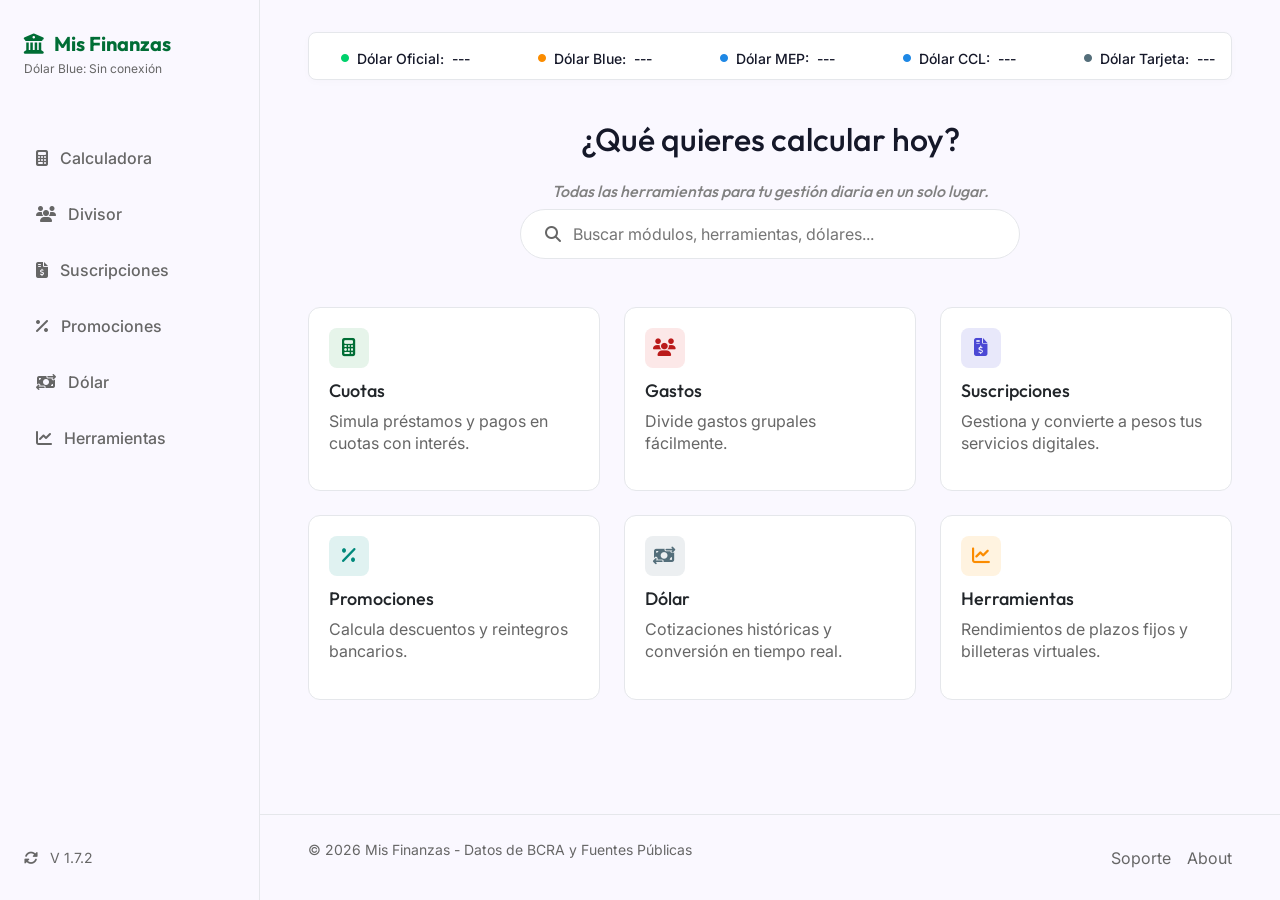
<file: index.html>
<!DOCTYPE html>
<html lang="es">

<head>
    <meta charset="UTF-8">
    <meta name="viewport" content="width=device-width, initial-scale=1.0">
    <title>Mis Finanzas - Dashboard</title>

    <link rel="preconnect" href="https://fonts.googleapis.com">
    <link rel="preconnect" href="https://fonts.gstatic.com" crossorigin>
    <link href="https://fonts.googleapis.com/css2?family=Inter:wght@400;500;600&family=Outfit:wght@600;700&display=swap" rel="stylesheet">

    <link rel="stylesheet" href="https://cdnjs.cloudflare.com/ajax/libs/font-awesome/6.4.0/css/all.min.css">
    <link href="https://cdn.jsdelivr.net/npm/bootstrap@5.3.3/dist/css/bootstrap.min.css" rel="stylesheet">
    <link rel="stylesheet" href="assets/css/styles.css">
</head>

<body>

    <aside class="sidebar">
        <div class="brand">
            <a href="index.html">
                <h2><i class="fa-solid fa-building-columns"></i> Mis Finanzas</h2>
            </a>
            <span class="dolar-widget">Dólar Blue: $1025.00</span>
        </div>

        <nav class="menu-lateral">
            <a href="secciones/calculadora.html"><i class="fa-solid fa-calculator"></i> Calculadora</a>
            <a href="secciones/divisor.html"><i class="fa-solid fa-users"></i> Divisor</a>
            <a href="secciones/suscripciones.html"><i class="fa-solid fa-file-invoice-dollar"></i> Suscripciones</a>
            <a href="secciones/promociones.html"><i class="fa-solid fa-percent"></i> Promociones</a>
            <a href="secciones/dolar.html"><i class="fa-solid fa-money-bill-transfer"></i> Dólar</a>
            <a href="secciones/herramientas.html"><i class="fa-solid fa-chart-line"></i> Herramientas</a>
        </nav>

        <div class="sidebar-footer">
            <a href="#"><i class="fa-solid fa-rotate"></i>V 1.7.2</a>
        </div>
    </aside>

    <main class="main-content">
        <header class="header-dashboard">
            <div class="ticker-wrap">
                <div class="ticker">
                    <span class="ticker-item"><i class="fa-solid fa-circle dot-oficial"></i> Dólar Oficial: <span class="val-oficial">Cargando...</span></span>
                    <span class="ticker-item"><i class="fa-solid fa-circle dot-blue"></i> Dólar Blue: <span class="val-blue">Cargando...</span></span>
                    <span class="ticker-item"><i class="fa-solid fa-circle dot-mep"></i> Dólar MEP: <span class="val-mep">Cargando...</span></span>
                    <span class="ticker-item"><i class="fa-solid fa-circle dot-ccl"></i> Dólar CCL: <span class="val-ccl">Cargando...</span></span>
                    <span class="ticker-item"><i class="fa-solid fa-circle dot-tarjeta"></i> Dólar Tarjeta: <span class="val-tarjeta">Cargando...</span></span>

                    <span class="ticker-item"><i class="fa-solid fa-circle dot-oficial"></i> Dólar Oficial: <span class="val-oficial">Cargando...</span></span>
                    <span class="ticker-item"><i class="fa-solid fa-circle dot-blue"></i> Dólar Blue: <span class="val-blue">Cargando...</span></span>
                    <span class="ticker-item"><i class="fa-solid fa-circle dot-mep"></i> Dólar MEP: <span class="val-mep">Cargando...</span></span>
                    <span class="ticker-item"><i class="fa-solid fa-circle dot-ccl"></i> Dólar CCL: <span class="val-ccl">Cargando...</span></span>
                    <span class="ticker-item"><i class="fa-solid fa-circle dot-tarjeta"></i> Dólar Tarjeta: <span class="val-tarjeta">Cargando...</span></span>
                </div>
            </div>
            <h1>¿Qué quieres calcular hoy?</h1>
            <h2>Todas las herramientas para tu gestión diaria en un solo lugar.</h2>
            <div class="search-bar">
                <i class="fa-solid fa-magnifying-glass"></i>
                <input type="text" id="searchInput" placeholder="Buscar módulos, herramientas, dólares...">
            </div>
        </header>

        <div class="row g-4 mb-5">
            
            <article class="col-12 col-md-6 col-lg-4">
                <a href="secciones/calculadora.html" class="card h-100 text-decoration-none text-dark">
                    <div class="icon-box green"><i class="fa-solid fa-calculator"></i></div>
                    <h3>Cuotas</h3>
                    <p>Simula préstamos y pagos en cuotas con interés.</p>
                </a>
            </article>

            <article class="col-12 col-md-6 col-lg-4">
                <a href="secciones/divisor.html" class="card h-100 text-decoration-none text-dark">
                    <div class="icon-box red"><i class="fa-solid fa-users"></i></div>
                    <h3>Gastos</h3>
                    <p>Divide gastos grupales fácilmente.</p>
                </a>
            </article>

            <article class="col-12 col-md-6 col-lg-4">
                <a href="secciones/suscripciones.html" class="card h-100 text-decoration-none text-dark">
                    <div class="icon-box violet"><i class="fa-solid fa-file-invoice-dollar"></i></div>
                    <h3>Suscripciones</h3>
                    <p>Gestiona y convierte a pesos tus servicios digitales.</p>
                </a>
            </article>

            <article class="col-12 col-md-6 col-lg-4">
                <a href="secciones/promociones.html" class="card h-100 text-decoration-none text-dark">
                    <div class="icon-box teal"><i class="fa-solid fa-percent"></i></div>
                    <h3>Promociones</h3>
                    <p>Calcula descuentos y reintegros bancarios.</p>
                </a>
            </article>

            <article class="col-12 col-md-6 col-lg-4">
                <a href="secciones/dolar.html" class="card h-100 text-decoration-none text-dark">
                    <div class="icon-box gray"><i class="fa-solid fa-money-bill-transfer"></i></div>
                    <h3>Dólar</h3>
                    <p>Cotizaciones históricas y conversión en tiempo real.</p>
                </a>
            </article>

            <article class="col-12 col-md-6 col-lg-4">
                <a href="secciones/herramientas.html" class="card h-100 text-decoration-none text-dark">
                    <div class="icon-box orange"><i class="fa-solid fa-chart-line"></i></div>
                    <h3>Herramientas</h3>
                    <p>Rendimientos de plazos fijos y billeteras virtuales.</p>
                </a>
            </article>

        </div>
    </main>

    <div class="fab-container" id="fabContainer">
        <div class="fab-menu">
            <a href="secciones/herramientas.html" class="fab-item" title="Herramientas"><i class="fa-solid fa-chart-line"></i></a>
            <a href="secciones/dolar.html" class="fab-item" title="Dólar"><i class="fa-solid fa-money-bill-transfer"></i></a>
            <a href="secciones/suscripciones.html" class="fab-item" title="Suscripciones"><i class="fa-solid fa-file-invoice-dollar"></i></a>
            <a href="secciones/promociones.html" class="fab-item" title="Promociones"><i class="fa-solid fa-percent"></i></a>
            <a href="secciones/divisor.html" class="fab-item" title="Divisor"><i class="fa-solid fa-users"></i></a>
            <a href="secciones/calculadora.html" class="fab-item" title="Calculadora"><i class="fa-solid fa-calculator"></i></a>
            <a href="index.html" class="fab-item active" title="Inicio"><i class="fa-solid fa-house"></i></a>
        </div>
        
        <button class="fab-toggle" id="fabToggle">
            <i class="fa-solid fa-bars"></i>
        </button>
    </div>

    <footer class="main-footer">
        <div class="footer-copy">
            <p>&copy; 2026 Mis Finanzas - Datos de BCRA y Fuentes Públicas</p>
        </div>
        <nav class="footer-links">
            <a href="secciones/soporte.html">Soporte</a>
            <a href="secciones/about.html">About</a>
        </nav>
    </footer>

    <script src="assets/js/nav.js" ></script>
    <script src="assets/js/search.js"></script>
    <script src="assets/js/dolar.js" ></script>

</body>

</html>
</file>
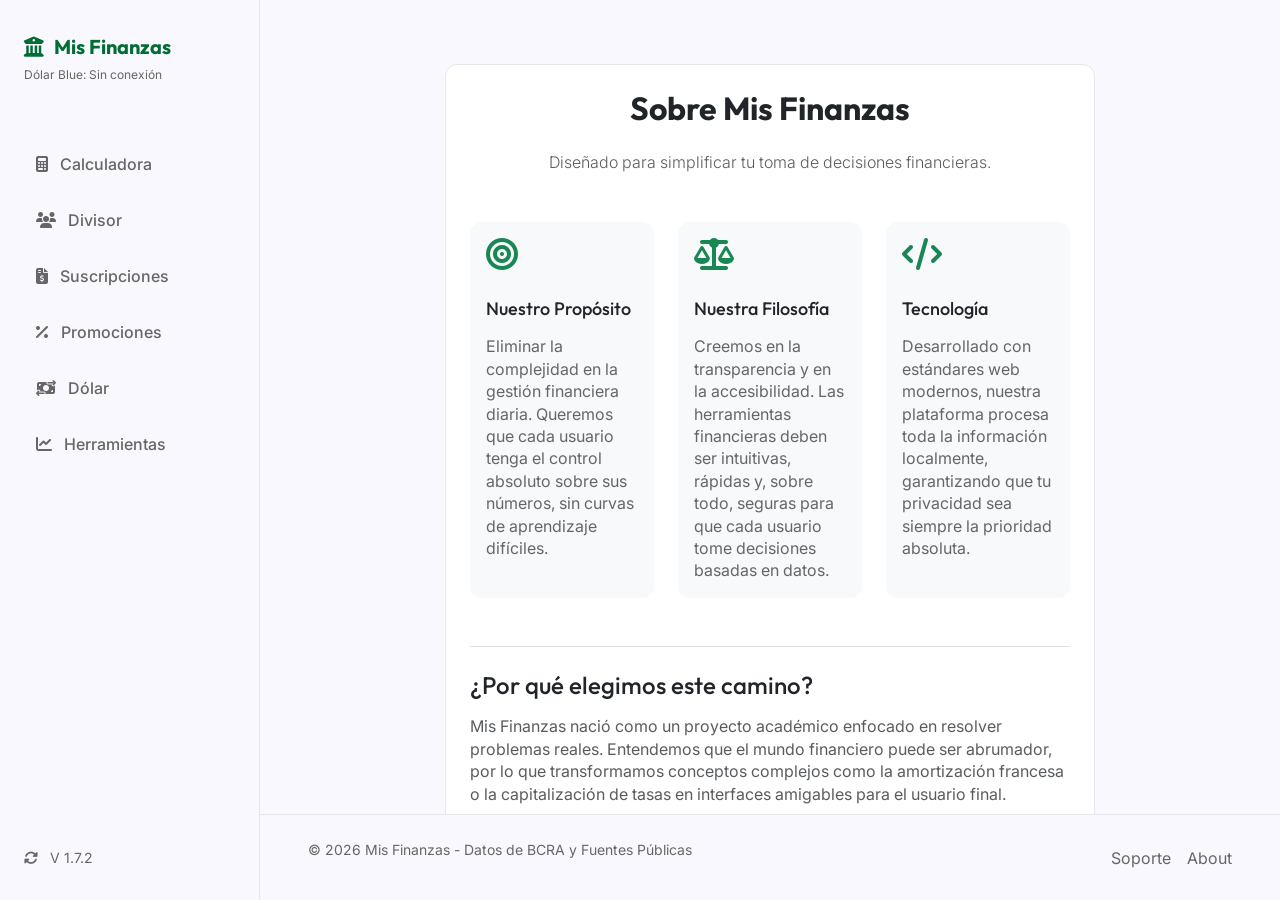
<file: secciones/about.html>
<!DOCTYPE html>
<html lang="es">

<head>
    <meta charset="UTF-8">
    <meta name="viewport" content="width=device-width, initial-scale=1.0">
    <title>About - Mis Finanzas</title>

    <link rel="preconnect" href="https://fonts.googleapis.com">
    <link rel="preconnect" href="https://fonts.gstatic.com" crossorigin>
    <link href="https://fonts.googleapis.com/css2?family=Inter:wght@400;500;600&family=Outfit:wght@600;700&display=swap"
        rel="stylesheet">
    <link rel="stylesheet" href="https://cdnjs.cloudflare.com/ajax/libs/font-awesome/6.4.0/css/all.min.css">
    <link href="https://cdn.jsdelivr.net/npm/bootstrap@5.3.3/dist/css/bootstrap.min.css" rel="stylesheet">
    <link rel="stylesheet" href="../assets/css/styles.css">
</head>

<body>

    <aside class="sidebar">
        <div class="brand">
            <a href="../index.html">
                <span class="brand-title"><i class="fa-solid fa-building-columns"></i> Mis Finanzas</span>
            </a>
            <span class="dolar-widget">Dólar Blue: $1025.00</span>
        </div>

        <nav class="menu-lateral">
            <a href="../secciones/calculadora.html"><i class="fa-solid fa-calculator"></i> Calculadora</a>
            <a href="../secciones/divisor.html"><i class="fa-solid fa-users"></i> Divisor</a>
            <a href="../secciones/suscripciones.html"><i class="fa-solid fa-file-invoice-dollar"></i> Suscripciones</a>
            <a href="../secciones/promociones.html"><i class="fa-solid fa-percent"></i> Promociones</a>
            <a href="../secciones/dolar.html"><i class="fa-solid fa-money-bill-transfer"></i> Dólar</a>
            <a href="../secciones/herramientas.html"><i class="fa-solid fa-chart-line"></i> Herramientas</a>
        </nav>

        <div class="sidebar-footer">
            <a href="#"><i class="fa-solid fa-rotate"></i>V 1.7.2</a>
        </div>
    </aside>

    <main class="main-content">
        <section class="module-container">
            <div class="calculator-card card w-100 p-4">

                <div class="text-center mb-5">
                    <h1 class="display-6 fw-bold fs-2 text-center">Sobre Mis Finanzas</h1>
                    <p class="lead text-muted">Diseñado para simplificar tu toma de decisiones financieras.</p>
                </div>

                <h2 class="visually-hidden">Nuestros Pilares</h2>

                <div class="row g-4">
                    <div class="col-md-4">
                        <div class="card h-100 border-0 bg-light p-3">
                            <i class="fa-solid fa-bullseye fa-2x text-success mb-3"></i>
                            <h3 class="h5 mb-3">Nuestro Propósito</h3>
                            <p class="small">Eliminar la complejidad en la gestión financiera diaria. Queremos que cada
                                usuario tenga el control absoluto sobre sus números, sin curvas de aprendizaje
                                difíciles.</p>
                        </div>
                    </div>
                    <div class="col-md-4">
                        <div class="card h-100 border-0 bg-light p-3">
                            <i class="fa-solid fa-scale-balanced fa-2x text-success mb-3"></i>
                            <h3 class="h5 mb-3">Nuestra Filosofía</h3>
                            <p class="small">Creemos en la transparencia y en la accesibilidad. Las herramientas
                                financieras deben ser intuitivas, rápidas y, sobre todo, seguras para que cada usuario
                                tome decisiones basadas en datos.</p>
                        </div>
                    </div>
                    <div class="col-md-4">
                        <div class="card h-100 border-0 bg-light p-3">
                            <i class="fa-solid fa-code fa-2x text-success mb-3"></i>
                            <h3 class="h5 mb-3">Tecnología</h3>
                            <p class="small">Desarrollado con estándares web modernos, nuestra plataforma procesa toda
                                la información localmente, garantizando que tu privacidad sea siempre la prioridad
                                absoluta.</p>
                        </div>
                    </div>
                </div>

                <div class="mt-5 border-top pt-4">
                    <h2 class="h4 mb-3">¿Por qué elegimos este camino?</h2>
                    <p class="text-muted">
                        Mis Finanzas nació como un proyecto académico enfocado en resolver problemas reales. Entendemos
                        que el mundo financiero puede ser abrumador, por lo que transformamos conceptos complejos como
                        la amortización francesa o la capitalización de tasas en interfaces amigables para el usuario
                        final.
                    </p>
                </div>

            </div>
        </section>
    </main>

    <div class="fab-container" id="fabContainer">
        <div class="fab-menu">
            <a href="../secciones/herramientas.html" class="fab-item" title="Herramientas"><i
                    class="fa-solid fa-chart-line"></i></a>
            <a href="../secciones/dolar.html" class="fab-item" title="Dólar"><i
                    class="fa-solid fa-money-bill-transfer"></i></a>
            <a href="../secciones/suscripciones.html" class="fab-item" title="Suscripciones"><i
                    class="fa-solid fa-file-invoice-dollar"></i></a>
            <a href="../secciones/promociones.html" class="fab-item active" title="Promociones"><i
                    class="fa-solid fa-percent"></i></a>
            <a href="../secciones/divisor.html" class="fab-item" title="Divisor"><i class="fa-solid fa-users"></i></a>
            <a href="../secciones/calculadora.html" class="fab-item" title="Calculadora"><i
                    class="fa-solid fa-calculator"></i></a>
            <a href="../index.html" class="fab-item" title="Inicio"><i class="fa-solid fa-house"></i></a>
        </div>

        <button class="fab-toggle" id="fabToggle">
            <i class="fa-solid fa-bars"></i>
        </button>
    </div>

    <footer class="main-footer">
        <div class="footer-copy">
            <p>&copy; 2026 Mis Finanzas - Datos de BCRA y Fuentes Públicas</p>
        </div>
        <nav class="footer-links">
            <a href="soporte.html">Soporte</a>
            <a href="about.html">About</a>
        </nav>
    </footer>

    <script src="../assets/js/nav.js"></script>
    <script src="../assets/js/dolar.js"></script>
    <script src="https://cdn.jsdelivr.net/npm/bootstrap@5.3.3/dist/js/bootstrap.bundle.min.js"></script>
</body>

</html>
</file>
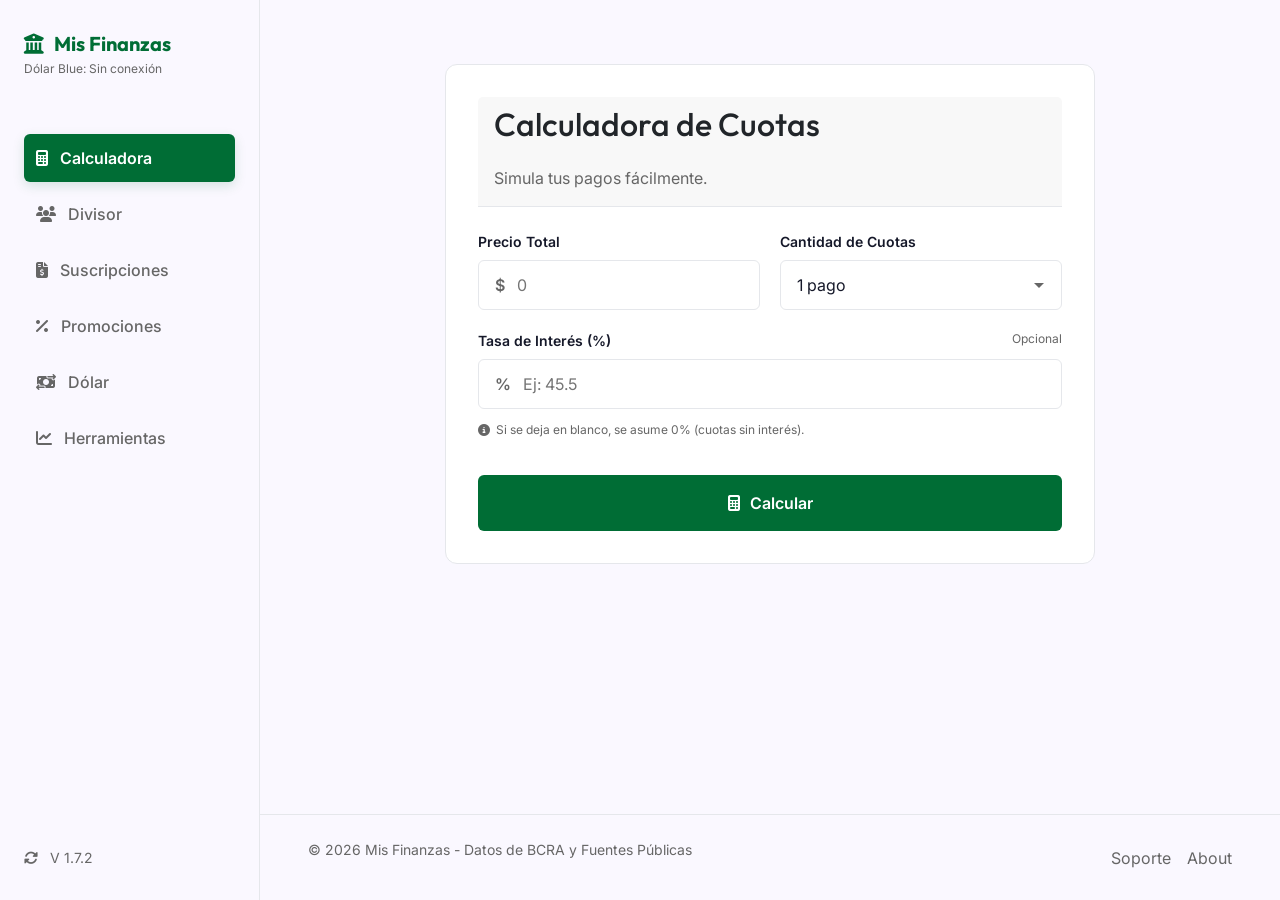
<file: secciones/calculadora.html>
<!DOCTYPE html>
<html lang="es">
<head>
    <meta charset="UTF-8">
    <meta name="viewport" content="width=device-width, initial-scale=1.0">
    <title>Calculadora de Cuotas - Mis Finanzas</title>
    
    <link rel="preconnect" href="https://fonts.googleapis.com">
    <link rel="preconnect" href="https://fonts.gstatic.com" crossorigin>
    <link href="https://fonts.googleapis.com/css2?family=Inter:wght@400;500;600&family=Outfit:wght@600;700&display=swap" rel="stylesheet">
    <link rel="stylesheet" href="https://cdnjs.cloudflare.com/ajax/libs/font-awesome/6.4.0/css/all.min.css">
    <link href="https://cdn.jsdelivr.net/npm/bootstrap@5.3.3/dist/css/bootstrap.min.css" rel="stylesheet">
   
    <link rel="stylesheet" href="../assets/css/styles.css">
</head>
<body>

   <aside class="sidebar">
        <div class="brand">
            <a href="../index.html">
                <h2><i class="fa-solid fa-building-columns"></i> Mis Finanzas</h2>
            </a>
            <span class="dolar-widget">Dólar Blue: $1025.00</span>
        </div>
        
        
        <nav class="menu-lateral">
            <a href="../secciones/calculadora.html" class="active"><i class="fa-solid fa-calculator"></i> Calculadora</a>
            <a href="../secciones/divisor.html"><i class="fa-solid fa-users"></i> Divisor</a>
            <a href="../secciones/suscripciones.html"><i class="fa-solid fa-file-invoice-dollar"></i> Suscripciones</a>
            <a href="../secciones/promociones.html"><i class="fa-solid fa-percent"></i> Promociones</a>
            <a href="../secciones/dolar.html"><i class="fa-solid fa-money-bill-transfer"></i> Dólar</a>
            <a href="../secciones/herramientas.html"><i class="fa-solid fa-chart-line"></i> Herramientas</a>
        </nav>
        
        <div class="sidebar-footer">
            <a href="#"><i class="fa-solid fa-rotate"></i>V 1.7.2</a>
        </div>
    </aside>

    <main class="main-content">
        <section class="module-container">
            <div class="calculator-card card">
                
                <div class="card-header">
                    <h1>Calculadora de Cuotas</h1>
                    <p>Simula tus pagos fácilmente.</p>
                </div>

                <form class="calculator-form">
                    <div class="form-row">
                        <div class="form-group">
                            <label>Precio Total</label>
                            <div class="input-with-icon">
                                <i>$</i>
                                <input type="text" inputmode="numeric" placeholder="0" id="precioTotal">
                            </div>
                        </div>

                        <div class="form-group">
                            <label>Cantidad de Cuotas</label>
                            <select id="cantidadCuotas" class="form-control">
                                <option value="1">1 pago</option>
                                <option value="3">3 cuotas</option>
                                <option value="6">6 cuotas</option>
                                <option value="12">12 cuotas</option>
                                <option value="18">18 cuotas</option>
                                <option value="24">24 cuotas</option>
                            </select>
                        </div>
                    </div>

                    <div class="form-group">
                        <label>Tasa de Interés (%) <span class="label-optional">Opcional</span></label>
                        <div class="input-with-icon">
                            <i>%</i>
                            <input type="number" placeholder="Ej: 45.5" id="tasaInteres">
                        </div>
                        <small class="help-text"><i class="fa-solid fa-circle-info"></i> Si se deja en blanco, se asume 0% (cuotas sin interés).</small>
                    </div>

                    <button type="button" id="btnCalcular" class="btn btn-primary btn-block"><i class="fa-solid fa-calculator"></i> Calcular</button>
                </form>
                <div id="resultadoCalculadora" class="result-box" style="display: none;">
                    <h2>Resumen de Pago</h2>
                    <div class="result-grid">
                        <div class="result-item">
                            <span>Valor de la Cuota</span>
                            <strong id="resCuota" class="highlight-green">$0.00</strong>
                        </div>
                        <div class="result-item">
                            <span>Total a Pagar</span>
                            <strong id="resTotal">$0.00</strong>
                        </div>
                        <div class="result-item">
                            <span>Interés Total (Diferencia)</span>
                            <strong id="resInteres">$0.00</strong>
                        </div>
                    </div>
                    
                    <button type="button" class="btn btn-secondary btn-block" onclick="compartirWhatsApp()">
                        <i class="fa-brands fa-whatsapp"></i> Compartir Resumen
                    </button>
                </div>

            </div>
        </section>
    </main>

    <div class="fab-container" id="fabContainer">
        <div class="fab-menu">
            <a href="../secciones/herramientas.html" class="fab-item" title="Herramientas"><i class="fa-solid fa-chart-line"></i></a>
            <a href="../secciones/dolar.html" class="fab-item" title="Dólar"><i class="fa-solid fa-money-bill-transfer"></i></a>
            <a href="../secciones/suscripciones.html" class="fab-item" title="Suscripciones"><i class="fa-solid fa-file-invoice-dollar"></i></a>
            <a href="../secciones/promociones.html" class="fab-item" title="Promociones"><i class="fa-solid fa-percent"></i></a>
            <a href="../secciones/divisor.html" class="fab-item" title="Divisor"><i class="fa-solid fa-users"></i></a>
            <a href="../secciones/calculadora.html" class="fab-item active" title="Calculadora"><i class="fa-solid fa-calculator"></i></a>
            <a href="../index.html" class="fab-item" title="Inicio"><i class="fa-solid fa-house"></i></a>
        </div>
        
        <button class="fab-toggle" id="fabToggle">
            <i class="fa-solid fa-bars"></i>
        </button>
    </div>

    <footer class="main-footer">
        <div class="footer-copy">
            <p>&copy; 2026 Mis Finanzas - Datos de BCRA y Fuentes Públicas</p>
        </div>
        <nav class="footer-links">
            <a href="soporte.html">Soporte</a>
            <a href="about.html">About</a>
        </nav>
    </footer>

<script src="../assets/js/nav.js" ></script>
<script src="../assets/js/dolar.js" ></script>
<script src="../assets/js/calculadora.js" ></script>
</body>
</html>
</file>
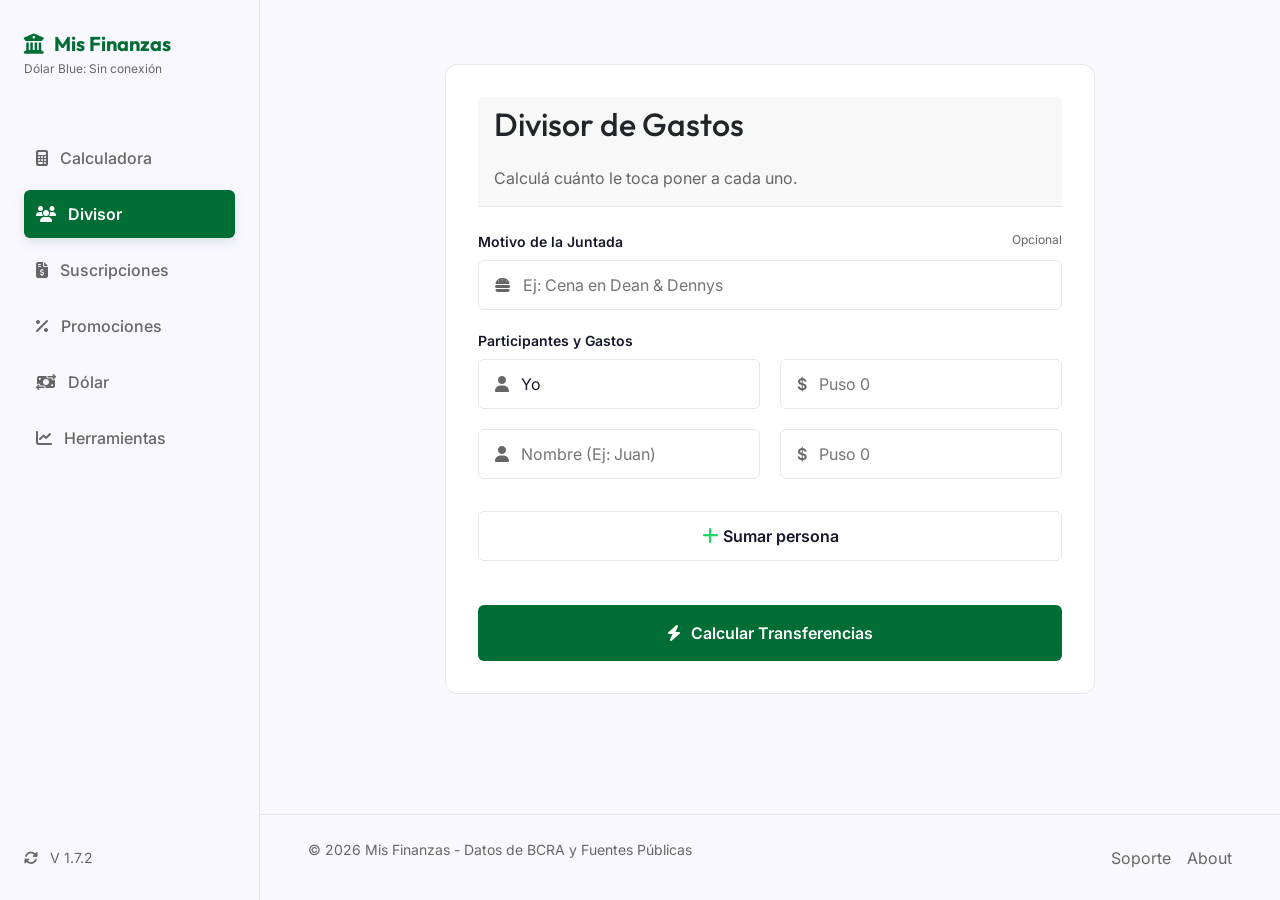
<file: secciones/divisor.html>
<!DOCTYPE html>
<html lang="es">
<head>
    <meta charset="UTF-8">
    <meta name="viewport" content="width=device-width, initial-scale=1.0">
    <title>Divisor de Gastos - Mis Finanzas</title>
    
    <link rel="preconnect" href="https://fonts.googleapis.com">
    <link rel="preconnect" href="https://fonts.gstatic.com" crossorigin>
    <link href="https://fonts.googleapis.com/css2?family=Inter:wght@400;500;600&family=Outfit:wght@600;700&display=swap" rel="stylesheet">
    <link rel="stylesheet" href="https://cdnjs.cloudflare.com/ajax/libs/font-awesome/6.4.0/css/all.min.css">
    <link href="https://cdn.jsdelivr.net/npm/bootstrap@5.3.3/dist/css/bootstrap.min.css" rel="stylesheet">
   
    <link rel="stylesheet" href="../assets/css/styles.css">
</head>
<body>

   <aside class="sidebar">
        <div class="brand">
            <a href="../index.html">
                <h2><i class="fa-solid fa-building-columns"></i> Mis Finanzas</h2>
            </a>
            <span class="dolar-widget">Dólar Blue: $1025.00</span>
        </div>
        
        <nav class="menu-lateral">
            <a href="../secciones/calculadora.html"><i class="fa-solid fa-calculator"></i> Calculadora</a>
            <a href="../secciones/divisor.html" class="active"><i class="fa-solid fa-users"></i> Divisor</a>
            <a href="../secciones/suscripciones.html"><i class="fa-solid fa-file-invoice-dollar"></i> Suscripciones</a>
            <a href="../secciones/promociones.html"><i class="fa-solid fa-percent"></i> Promociones</a>
            <a href="../secciones/dolar.html"><i class="fa-solid fa-money-bill-transfer"></i> Dólar</a>
            <a href="../secciones/herramientas.html"><i class="fa-solid fa-chart-line"></i> Herramientas</a>
        </nav>
        
        <div class="sidebar-footer">
            <a href="#"><i class="fa-solid fa-rotate"></i>V 1.7.2</a>
        </div>
    </aside>

    <main class="main-content">
        <section class="module-container">
            <div class="calculator-card card">
                
                <div class="card-header">
                    <h1>Divisor de Gastos</h1>
                    <p>Calculá cuánto le toca poner a cada uno.</p>
                </div>

                <form class="calculator-form" id="divisorForm">
                    <div class="form-group">
                        <label>Motivo de la Juntada <span class="label-optional">Opcional</span></label>
                        <div class="input-with-icon">
                            <i class="fa-solid fa-burger"></i>
                            <input type="text" id="motivoGasto" placeholder="Ej: Cena en Dean & Dennys">
                        </div>
                    </div>

                    <div class="form-group" id="participantsContainer">
                        <label>Participantes y Gastos</label>
                        
                        <div class="form-row participant-row">
                            <div class="input-with-icon input-flex-1">
                                <i class="fa-solid fa-user"></i>
                                <input type="text" class="part-name" placeholder="Nombre (Ej: Yo)" value="Yo">
                            </div>
                            <div class="input-with-icon input-flex-1">
                                <i>$</i>
                                <input type="text" inputmode="numeric" class="part-amount form-control-monto" placeholder="Puso 0">
                            </div>
                        </div>
                        
                        <div class="form-row participant-row">
                            <div class="input-with-icon input-flex-1">
                                <i class="fa-solid fa-user"></i>
                                <input type="text" class="part-name" placeholder="Nombre (Ej: Juan)">
                            </div>
                            <div class="input-with-icon input-flex-1">
                                <i>$</i>
                                <input type="text" inputmode="numeric" class="part-amount form-control-monto" placeholder="Puso 0">
                            </div>
                        </div>
                    </div>

                    <button type="button" id="btnAddPerson" class="btn btn-secondary mb-2">
                        <i class="fa-solid fa-plus"></i> Sumar persona
                    </button>

                    <button type="button" id="btnDividir" class="btn btn-primary btn-block">
                        <i class="fa-solid fa-bolt"></i> Calcular Transferencias
                    </button>
                </form>

                <div id="resultadoDivisor" class="result-box" style="display: none;">
                    <h2>Liquidación de Gastos</h2>
                    <div class="result-grid mb-3">
                        <div class="result-item">
                            <span>Gasto Total</span>
                            <strong id="resTotalCuenta">$0.00</strong>
                        </div>
                        <div class="result-item">
                            <span>Costo por Persona (La cuota)</span>
                            <strong id="resPorPersona">$0.00</strong>
                        </div>
                    </div>
                    
                    <div id="transferList" class="mb-4"></div>
                    
                    <button type="button" class="btn btn-secondary btn-block" onclick="compartirWhatsAppDivisor()">
                        <i class="fa-brands fa-whatsapp"></i> Mandar Resumen al grupo
                    </button>
                </div>

            </div>
        </section>
    </main>

    <div class="fab-container" id="fabContainer">
        <div class="fab-menu">
            <a href="../secciones/herramientas.html" class="fab-item" title="Herramientas"><i class="fa-solid fa-chart-line"></i></a>
            <a href="../secciones/dolar.html" class="fab-item" title="Dólar"><i class="fa-solid fa-money-bill-transfer"></i></a>
            <a href="../secciones/suscripciones.html" class="fab-item" title="Suscripciones"><i class="fa-solid fa-file-invoice-dollar"></i></a>
            <a href="../secciones/promociones.html" class="fab-item" title="Promociones"><i class="fa-solid fa-percent"></i></a>
            <a href="../secciones/divisor.html" class="fab-item active" title="Divisor"><i class="fa-solid fa-users"></i></a>
            <a href="../secciones/calculadora.html" class="fab-item" title="Calculadora"><i class="fa-solid fa-calculator"></i></a>
            <a href="../index.html" class="fab-item" title="Inicio"><i class="fa-solid fa-house"></i></a>
        </div>
        
        <button class="fab-toggle" id="fabToggle">
            <i class="fa-solid fa-bars"></i>
        </button>
    </div>

    <footer class="main-footer">
        <div class="footer-copy">
            <p>&copy; 2026 Mis Finanzas - Datos de BCRA y Fuentes Públicas</p>
        </div>
        <nav class="footer-links">
            <a href="soporte.html">Soporte</a>
            <a href="about.html">About</a>
        </nav>
    </footer>

<script src="../assets/js/nav.js"></script>
<script src="../assets/js/dolar.js"></script>
<script src="../assets/js/divisor.js"></script>
</body>
</html>
</file>
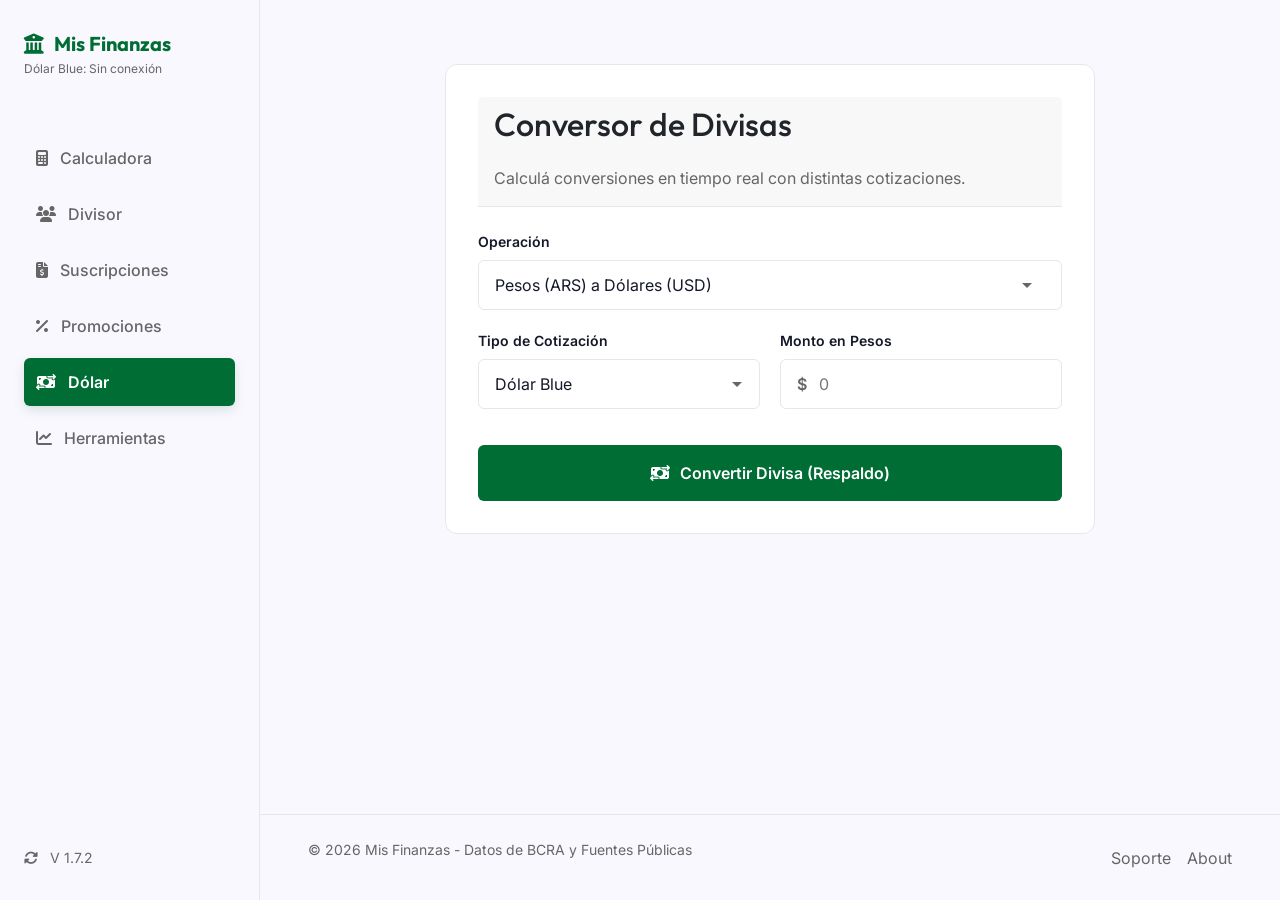
<file: secciones/dolar.html>
<!DOCTYPE html>
<html lang="es">
<head>
    <meta charset="UTF-8">
    <meta name="viewport" content="width=device-width, initial-scale=1.0">
    <title>Dolar - Mis Finanzas</title>
    
    <link rel="preconnect" href="https://fonts.googleapis.com">
    <link rel="preconnect" href="https://fonts.gstatic.com" crossorigin>
    <link href="https://fonts.googleapis.com/css2?family=Inter:wght@400;500;600&family=Outfit:wght@600;700&display=swap" rel="stylesheet">
    <link rel="stylesheet" href="https://cdnjs.cloudflare.com/ajax/libs/font-awesome/6.4.0/css/all.min.css">
    <link href="https://cdn.jsdelivr.net/npm/bootstrap@5.3.3/dist/css/bootstrap.min.css" rel="stylesheet">
   
    <link rel="stylesheet" href="../assets/css/styles.css">
</head>
<body>

   <aside class="sidebar">
        <div class="brand">
            <a href="../index.html">
                <h2><i class="fa-solid fa-building-columns"></i> Mis Finanzas</h2>
            </a>
            <span class="dolar-widget">Dólar Blue: $1025.00</span>
        </div>
        
        
        <nav class="menu-lateral">
            <a href="../secciones/calculadora.html"><i class="fa-solid fa-calculator"></i> Calculadora</a>
            <a href="../secciones/divisor.html"><i class="fa-solid fa-users"></i> Divisor</a>
            <a href="../secciones/suscripciones.html"><i class="fa-solid fa-file-invoice-dollar"></i> Suscripciones</a>
            <a href="../secciones/promociones.html"><i class="fa-solid fa-percent"></i> Promociones</a>
            <a href="../secciones/dolar.html" class="active"><i class="fa-solid fa-money-bill-transfer"></i> Dólar</a>
            <a href="../secciones/herramientas.html"><i class="fa-solid fa-chart-line"></i> Herramientas</a>
        </nav>
        
        <div class="sidebar-footer">
            <a href="#"><i class="fa-solid fa-rotate"></i>V 1.7.2</a>
        </div>
    </aside>

    <main class="main-content">
        <section class="module-container">
            <div class="calculator-card card">
                
                <div class="card-header">
                    <h1>Conversor de Divisas</h1>
                    <p>Calculá conversiones en tiempo real con distintas cotizaciones.</p>
                </div>

                <form class="calculator-form">
                    <div class="form-group">
                        <label>Operación</label>
                        <select id="direccionConversion" class="form-control">
                            <option value="ars_to_usd">Pesos (ARS) a Dólares (USD)</option>
                            <option value="usd_to_ars">Dólares (USD) a Pesos (ARS)</option>
                        </select>
                    </div>

                    <div class="form-row">
                        <div class="form-group">
                            <label>Tipo de Cotización</label>
                            <select id="tipoDolar" class="form-control">
                                <option value="blue">Dólar Blue</option>
                                <option value="mep">Dólar MEP</option>
                                <option value="ccl">Dólar CCL</option>
                                <option value="tarjeta">Dólar Tarjeta</option>
                                <option value="oficial">Dólar Oficial</option>
                            </select>
                        </div>

                        <div class="form-group">
                            <label id="labelMonto">Monto en Pesos</label>
                            <div class="input-with-icon">
                                <i id="iconMonto">$</i>
                                <input type="text" inputmode="numeric" placeholder="0" id="montoCambio" class="form-control-monto">
                            </div>
                        </div>
                    </div>

                    <button type="button" id="btnCalcularDolar" class="btn btn-primary btn-block">
                        <i class="fa-solid fa-money-bill-transfer"></i> Convertir Divisa
                    </button>
                </form>

                <div id="resultadoDolar" class="result-box d-none">
                    <h2>Resultado del Cálculo</h2>
                    <div class="result-grid">
                        <div class="result-item">
                            <span>Monto Ingresado</span>
                            <strong id="resMontoIngresado">0.00</strong>
                        </div>
                        <div class="result-item">
                            <span>Cotización Aplicada</span>
                            <strong id="resCotizacionAplicada">$0.00</strong>
                        </div>
                        <div class="result-divider"></div>
                        <div class="result-item">
                            <span>Total Convertido</span>
                            <strong id="resTotalConvertido" class="highlight-green">0.00</strong>
                        </div>
                    </div>
                    
                    <button type="button" class="btn btn-secondary btn-block" onclick="compartirWhatsAppDolar()">
                        <i class="fa-brands fa-whatsapp"></i> Compartir Cotización
                    </button>
                </div>

            </div>
        </section>
    </main>

    <div class="fab-container" id="fabContainer">
        <div class="fab-menu">
            <a href="../secciones/herramientas.html" class="fab-item" title="Herramientas"><i class="fa-solid fa-chart-line"></i></a>
            <a href="../secciones/dolar.html" class="fab-item active" title="Dólar"><i class="fa-solid fa-money-bill-transfer"></i></a>
            <a href="../secciones/suscripciones.html" class="fab-item" title="Suscripciones"><i class="fa-solid fa-file-invoice-dollar"></i></a>
            <a href="../secciones/promociones.html" class="fab-item" title="Promociones"><i class="fa-solid fa-percent"></i></a>
            <a href="../secciones/divisor.html" class="fab-item" title="Divisor"><i class="fa-solid fa-users"></i></a>
            <a href="../secciones/calculadora.html" class="fab-item" title="Calculadora"><i class="fa-solid fa-calculator"></i></a>
            <a href="../index.html" class="fab-item" title="Inicio"><i class="fa-solid fa-house"></i></a>
        </div>
        
        <button class="fab-toggle" id="fabToggle">
            <i class="fa-solid fa-bars"></i>
        </button>
    </div>

    <footer class="main-footer">
        <div class="footer-copy">
            <p>&copy; 2026 Mis Finanzas - Datos de BCRA y Fuentes Públicas</p>
        </div>
        <nav class="footer-links">
            <a href="soporte.html">Soporte</a>
            <a href="about.html">About</a>
        </nav>
    </footer>

<script src="../assets/js/nav.js" ></script>
<script src="../assets/js/dolar.js" ></script>
<script src="../assets/js/conversor.js" ></script>
</body>
</html>
</file>
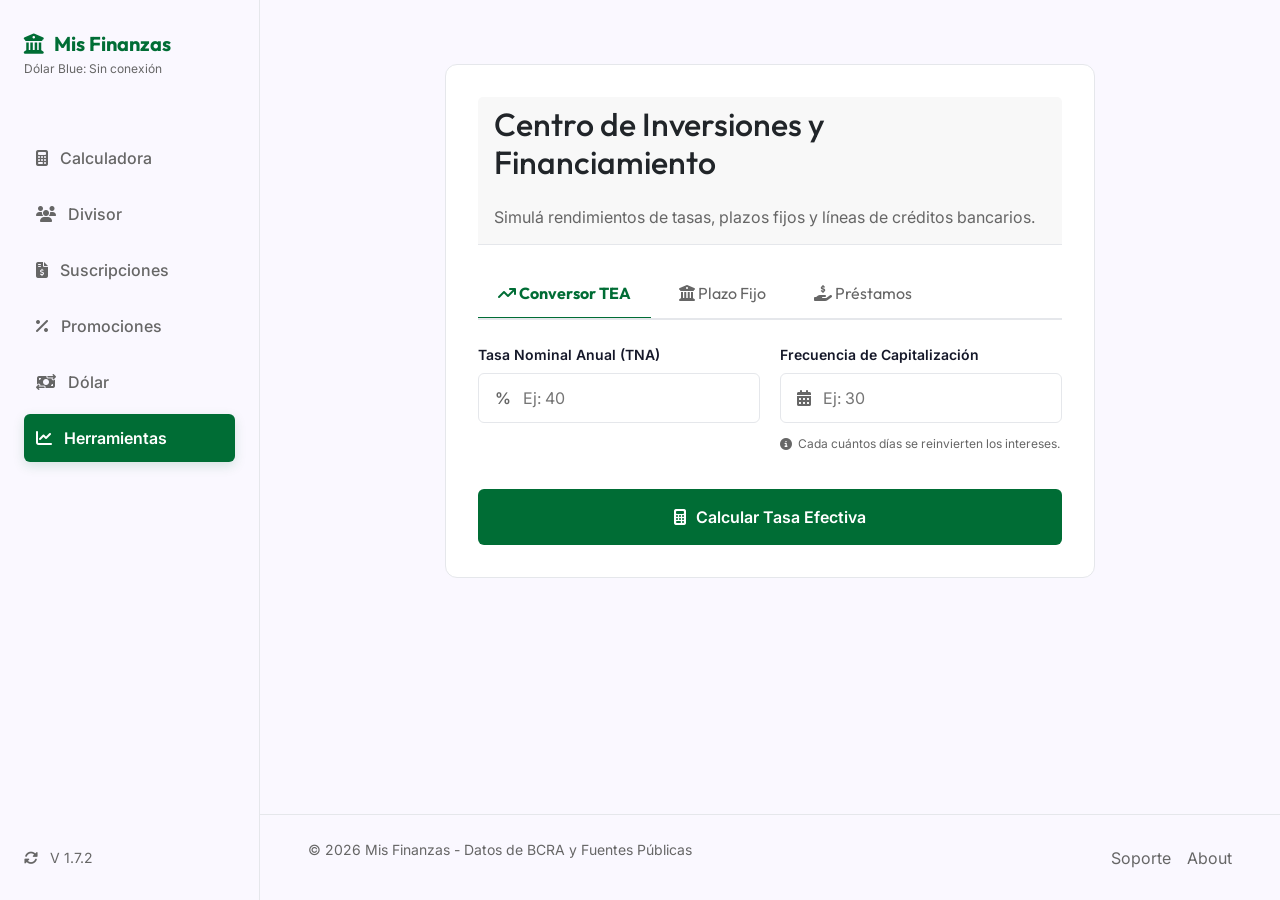
<file: secciones/herramientas.html>
<!DOCTYPE html>
<html lang="es">
<head>
    <meta charset="UTF-8">
    <meta name="viewport" content="width=device-width, initial-scale=1.0">
    <title>Herramientas - Mis Finanzas</title>
    
    <link rel="preconnect" href="https://fonts.googleapis.com">
    <link rel="preconnect" href="https://fonts.gstatic.com" crossorigin>
    <link href="https://fonts.googleapis.com/css2?family=Inter:wght@400;500;600&family=Outfit:wght@600;700&display=swap" rel="stylesheet">
    <link rel="stylesheet" href="https://cdnjs.cloudflare.com/ajax/libs/font-awesome/6.4.0/css/all.min.css">
    
    <link href="https://cdn.jsdelivr.net/npm/bootstrap@5.3.3/dist/css/bootstrap.min.css" rel="stylesheet">
    
    <link rel="stylesheet" href="../assets/css/styles.css">
</head>
<body>

    <aside class="sidebar">
        <div class="brand">
            <a href="../index.html">
                <h2><i class="fa-solid fa-building-columns"></i> Mis Finanzas</h2>
            </a>
            <span class="dolar-widget">Dólar Blue: $1025.00</span>
        </div>
        
        <nav class="menu-lateral">
            <a href="../secciones/calculadora.html"><i class="fa-solid fa-calculator"></i> Calculadora</a>
            <a href="../secciones/divisor.html"><i class="fa-solid fa-users"></i> Divisor</a>
            <a href="../secciones/suscripciones.html"><i class="fa-solid fa-file-invoice-dollar"></i> Suscripciones</a>
            <a href="../secciones/promociones.html"><i class="fa-solid fa-percent"></i> Promociones</a>
            <a href="../secciones/dolar.html"><i class="fa-solid fa-money-bill-transfer"></i> Dólar</a>
            <a href="../secciones/herramientas.html" class="active"><i class="fa-solid fa-chart-line"></i> Herramientas</a>
        </nav>
        
        <div class="sidebar-footer">
            <a href="#"><i class="fa-solid fa-rotate"></i>V 1.7.2</a>
        </div>
    </aside>

    <main class="main-content">
        <section class="module-container">
            <div class="calculator-card card w-100">
                
                <div class="card-header">
                    <h1>Centro de Inversiones y Financiamiento</h1>
                    <p>Simulá rendimientos de tasas, plazos fijos y líneas de créditos bancarios.</p>
                </div>

                <div class="tools-tabs">
                    <button id="btnTabTEA" class="tab-btn active"><i class="fa-solid fa-arrow-trend-up"></i> Conversor TEA</button>
                    <button id="btnTabPlazoFijo" class="tab-btn"><i class="fa-solid fa-building-columns"></i> Plazo Fijo</button>
                    <button id="btnTabPrestamos" class="tab-btn"><i class="fa-solid fa-hand-holding-dollar"></i> Préstamos</button>
                </div>

                <div id="paneTEA" class="tab-pane">
                    <form class="calculator-form">
                        <div class="form-row">
                            <div class="form-group">
                                <label>Tasa Nominal Anual (TNA)</label>
                                <div class="input-with-icon">
                                    <i>%</i>
                                    <input type="number" id="tnaTEA" placeholder="Ej: 40" step="0.01" min="1">
                                </div>
                            </div>
                            <div class="form-group">
                                <label>Frecuencia de Capitalización</label>
                                <div class="input-with-icon">
                                    <i class="fa-regular fa-calendar-days"></i>
                                    <input type="number" id="diasTEA" placeholder="Ej: 30" min="1">
                                </div>
                                <small class="help-text"><i class="fa-solid fa-circle-info"></i> Cada cuántos días se reinvierten los intereses.</small>
                            </div>
                        </div>

                        <button type="button" id="btnCalcularTEA" class="btn btn-primary btn-block">
                            <i class="fa-solid fa-calculator"></i> Calcular Tasa Efectiva
                        </button>
                    </form>

                    <div id="resultadoTEA" class="result-box d-none">
                        <h2 class="text-insight-indigo">Rendimiento Real (Interés Compuesto)</h2>
                        <div class="result-grid">
                            <div class="result-item">
                                <span>TNA Ingresada</span>
                                <strong id="resTNA">0.00%</strong>
                            </div>
                            <div class="result-item">
                                <span>Tasa Efectiva Anual (TEA)</span>
                                <strong id="resTEA" class="highlight-green">0.00%</strong>
                            </div>
                        </div>
                    </div>
                </div>

                <div id="panePlazoFijo" class="tab-pane d-none">
                    <form class="calculator-form">
                        <div class="form-group">
                            <label>Capital Inicial</label>
                            <div class="input-with-icon">
                                <i>$</i>
                                <input type="text" inputmode="numeric" placeholder="0" id="capitalPF" class="form-control-monto">
                            </div>
                        </div>

                        <div class="form-row">
                            <div class="form-group">
                                <label>TNA Banco (%)</label>
                                <div class="input-with-icon">
                                    <i>%</i>
                                    <input type="number" id="tnaPF" placeholder="Ej: 40" min="1">
                                </div>
                            </div>
                            <div class="form-group">
                                <label>Plazo (Días)</label>
                                <div class="input-with-icon">
                                    <i class="fa-regular fa-calendar"></i>
                                    <input type="number" id="diasPF" placeholder="Ej: 30" min="30">
                                </div>
                            </div>
                        </div>

                        <button type="button" id="btnCalcularPF" class="btn btn-primary btn-block">
                            <i class="fa-solid fa-vault"></i> Simular Plazo Fijo
                        </button>
                    </form>

                    <div id="resultadoPF" class="result-box d-none">
                        <h3>Liquidación al Vencimiento</h3>
                        <div class="result-grid">
                            <div class="result-item">
                                <span>Capital Inicial</span>
                                <strong id="resCapitalPF">$0.00</strong>
                            </div>
                            <div class="result-item">
                                <span>Intereses Ganados</span>
                                <strong id="resInteresPF" class="text-insight-indigo">+$0.00</strong>
                            </div>
                            <div class="result-divider"></div>
                            <div class="result-item">
                                <span>Monto Total a Cobrar</span>
                                <strong id="resTotalPF" class="highlight-green">$0.00</strong>
                            </div>
                        </div>
                    </div>
                </div>

                <div id="panePrestamos" class="tab-pane d-none">
                    <form class="calculator-form">
                        <div class="form-group">
                            <label>Monto del Préstamo solicitado</label>
                            <div class="input-with-icon">
                                <i>$</i>
                                <input type="text" inputmode="numeric" placeholder="0" id="montoPrestamo" class="form-control-monto">
                            </div>
                        </div>

                        <div class="form-row">
                            <div class="form-group">
                                <label>Plazo de Amortización (Meses)</label>
                                <div class="input-with-icon">
                                    <i class="fa-regular fa-calendar"></i>
                                    <input type="number" id="plazoPrestamo" placeholder="Ej: 12" min="1" max="72">
                                </div>
                            </div>
                            <div class="form-group">
                                <label>Tasa Nominal Anual (TNA %)</label>
                                <div class="input-with-icon">
                                    <i>%</i>
                                    <input type="number" id="tnaPrestamo" placeholder="Ej: 60" step="0.1" min="1">
                                </div>
                            </div>
                        </div>

                        <button type="button" id="btnCalcularPrestamo" class="btn btn-primary btn-block">
                            <i class="fa-solid fa-hand-holding-dollar"></i> Simular Crédito
                        </button>
                    </form>

                    <div id="resultadoPrestamo" class="result-box d-none">
                        <h3>Estructura del Crédito (Sistema Francés)</h3>
                        <div class="result-grid mb-4">
                            <div class="result-item">
                                <span>Cuota Mensual Pura (Fija)</span>
                                <strong id="resCuotaPrestamo" class="highlight-green">$0.00</strong>
                            </div>
                            <div class="result-item">
                                <span>Total de Intereses a Pagar</span>
                                <strong id="resInteresPrestamo" class="text-insight-indigo">$0.00</strong>
                            </div>
                            <div class="result-divider"></div>
                            <div class="result-item">
                                <span>Costo Total de Devolución</span>
                                <strong id="resTotalPrestamo">$0.00</strong>
                            </div>
                        </div>

                        <h4 class="form-label-small mb-2">Cronograma de Pagos Mensuales:</h4>
                        <div class="table-responsive">
                            <table class="table table-sm table-striped table-hover border align-middle text-center mb-0">
                                <thead class="table-dark">
                                    <tr>
                                        <th>Mes</th>
                                        <th>Cuota</th>
                                        <th>Interés</th>
                                        <th>Capital</th>
                                        <th>Saldo Vivo</th>
                                    </tr>
                                </thead>
                                <tbody id="tablaAmortizacionBody">
                                    </tbody>
                            </table>
                        </div>
                    </div>
                </div>

            </div>
        </section>
    </main>

    <div class="fab-container" id="fabContainer">
        <div class="fab-menu">
            <a href="../secciones/herramientas.html" class="fab-item active" title="Herramientas"><i class="fa-solid fa-chart-line"></i></a>
            <a href="../secciones/dolar.html" class="fab-item" title="Dólar"><i class="fa-solid fa-money-bill-transfer"></i></a>
            <a href="../secciones/suscripciones.html" class="fab-item" title="Suscripciones"><i class="fa-solid fa-file-invoice-dollar"></i></a>
            <a href="../secciones/promociones.html" class="fab-item active" title="Promociones"><i class="fa-solid fa-percent"></i></a>
            <a href="../secciones/divisor.html" class="fab-item" title="Divisor"><i class="fa-solid fa-users"></i></a>
            <a href="../secciones/calculadora.html" class="fab-item" title="Calculadora"><i class="fa-solid fa-calculator"></i></a>
            <a href="../index.html" class="fab-item" title="Inicio"><i class="fa-solid fa-house"></i></a>
        </div>
        
        <button class="fab-toggle" id="fabToggle">
            <i class="fa-solid fa-bars"></i>
        </button>
    </div>

    <footer class="main-footer">
        <div class="footer-copy">
            <p>&copy; 2026 Mis Finanzas - Datos de BCRA y Fuentes Públicas</p>
        </div>
        <nav class="footer-links">
            <a href="soporte.html">Soporte</a>
            <a href="about.html">About</a>
        </nav>
    </footer>

    <script src="../assets/js/nav.js"></script>
    <script src="../assets/js/dolar.js"></script>
    <script src="../assets/js/herramientas.js"></script>
</body>
</html>
</file>
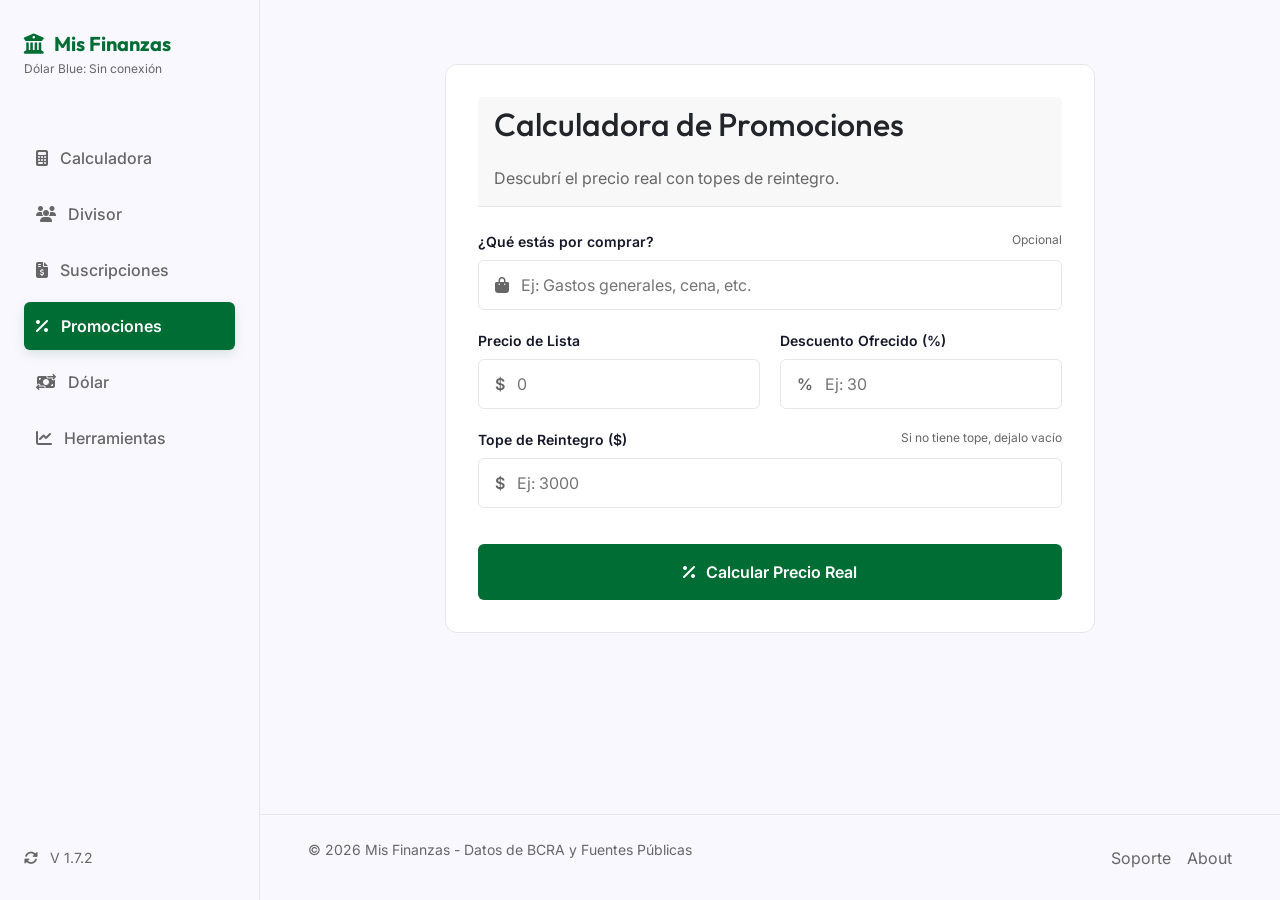
<file: secciones/promociones.html>
<!DOCTYPE html>
<html lang="es">
<head>
    <meta charset="UTF-8">
    <meta name="viewport" content="width=device-width, initial-scale=1.0">
    <title>Promociones - Mis Finanzas</title>
    
    <link rel="preconnect" href="https://fonts.googleapis.com">
    <link rel="preconnect" href="https://fonts.gstatic.com" crossorigin>
    <link href="https://fonts.googleapis.com/css2?family=Inter:wght@400;500;600&family=Outfit:wght@600;700&display=swap" rel="stylesheet">
    <link rel="stylesheet" href="https://cdnjs.cloudflare.com/ajax/libs/font-awesome/6.4.0/css/all.min.css">
    
    <link href="https://cdn.jsdelivr.net/npm/bootstrap@5.3.3/dist/css/bootstrap.min.css" rel="stylesheet">
    
    <link rel="stylesheet" href="../assets/css/styles.css">
</head>
<body>

    <aside class="sidebar">
        <div class="brand">
            <a href="../index.html">
                <h2><i class="fa-solid fa-building-columns"></i> Mis Finanzas</h2>
            </a>
            <span class="dolar-widget">Dólar Blue: $1025.00</span>
        </div>
        
        <nav class="menu-lateral">
            <a href="../secciones/calculadora.html"><i class="fa-solid fa-calculator"></i> Calculadora</a>
            <a href="../secciones/divisor.html"><i class="fa-solid fa-users"></i> Divisor</a>
            <a href="../secciones/suscripciones.html"><i class="fa-solid fa-file-invoice-dollar"></i> Suscripciones</a>
            <a href="../secciones/promociones.html" class="active"><i class="fa-solid fa-percent"></i> Promociones</a>
            <a href="../secciones/dolar.html"><i class="fa-solid fa-money-bill-transfer"></i> Dólar</a>
            <a href="../secciones/herramientas.html"><i class="fa-solid fa-chart-line"></i> Herramientas</a>
        </nav>
        
        <div class="sidebar-footer">
            <a href="#"><i class="fa-solid fa-rotate"></i>V 1.7.2</a>
        </div>
    </aside>

    <main class="main-content">
        <section class="module-container">
            <div class="calculator-card card">
                
                <div class="card-header">
                    <h1>Calculadora de Promociones</h1>
                    <p>Descubrí el precio real con topes de reintegro.</p>
                </div>

                <form class="calculator-form">
                    <div class="form-group">
                        <label>¿Qué estás por comprar? <span class="label-optional">Opcional</span></label>
                        <div class="input-with-icon">
                            <i class="fa-solid fa-bag-shopping"></i>
                            <input type="text" id="detallePromo" placeholder="Ej: Gastos generales, cena, etc.">
                        </div>
                    </div>

                    <div class="form-row">
                        <div class="form-group">
                            <label>Precio de Lista</label>
                            <div class="input-with-icon">
                                <i>$</i>
                                <input type="text" inputmode="numeric" placeholder="0" id="precioOriginal" class="form-control-monto">
                            </div>
                        </div>

                        <div class="form-group">
                            <label>Descuento Ofrecido (%)</label>
                            <div class="input-with-icon">
                                <i>%</i>
                                <input type="number" id="porcentajeDescuento" placeholder="Ej: 30" min="1" max="100">
                            </div>
                        </div>
                    </div>

                    <div class="form-group">
                        <label>Tope de Reintegro ($) <span class="label-optional">Si no tiene tope, dejalo vacío</span></label>
                        <div class="input-with-icon">
                            <i>$</i>
                            <input type="text" inputmode="numeric" placeholder="Ej: 3000" id="topeReintegro" class="form-control-monto">
                        </div>
                    </div>

                    <button type="button" id="btnCalcularPromo" class="btn btn-primary btn-block">
                        <i class="fa-solid fa-percent"></i> Calcular Precio Real
                    </button>
                </form>

                <div id="resultadoPromo" class="result-box" style="display: none;">
                    <h2>Detalle del Descuento</h2>
                    
                    <div id="alertaTope" class="mb-3 p-2 text-center promo-alert" style="display: none;">
                        <small class="promo-alert-text"><i class="fa-solid fa-triangle-exclamation"></i> Alcanzaste el tope máximo de reintegro.</small>
                    </div>

                    <div class="result-grid">
                        <div class="result-item">
                            <span>Precio de Lista</span>
                            <strong id="resPrecioOriginal">$0.00</strong>
                        </div>
                        <div class="result-item">
                            <span>Plata que te devuelven</span>
                            <strong id="resPlataDevuelta" class="text-insight-indigo">-$0.00</strong>
                        </div>
                        <div class="result-divider"></div>
                        <div class="result-item">
                            <span>Precio Final Real</span>
                            <strong id="resPrecioFinal" class="highlight-green">$0.00</strong>
                        </div>
                    </div>
                    
                    <button type="button" class="btn btn-secondary btn-block" onclick="compartirWhatsAppPromo()">
                        <i class="fa-brands fa-whatsapp"></i> Compartir
                    </button>
                </div>

            </div>
        </section>
    </main>

    <div class="fab-container" id="fabContainer">
        <div class="fab-menu">
            <a href="../secciones/herramientas.html" class="fab-item" title="Herramientas"><i class="fa-solid fa-chart-line"></i></a>
            <a href="../secciones/dolar.html" class="fab-item" title="Dólar"><i class="fa-solid fa-money-bill-transfer"></i></a>
            <a href="../secciones/suscripciones.html" class="fab-item" title="Suscripciones"><i class="fa-solid fa-file-invoice-dollar"></i></a>
            <a href="../secciones/promociones.html" class="fab-item active" title="Promociones"><i class="fa-solid fa-percent"></i></a>
            <a href="../secciones/divisor.html" class="fab-item" title="Divisor"><i class="fa-solid fa-users"></i></a>
            <a href="../secciones/calculadora.html" class="fab-item" title="Calculadora"><i class="fa-solid fa-calculator"></i></a>
            <a href="../index.html" class="fab-item" title="Inicio"><i class="fa-solid fa-house"></i></a>
        </div>
        
        <button class="fab-toggle" id="fabToggle">
            <i class="fa-solid fa-bars"></i>
        </button>
    </div>

    <footer class="main-footer">
        <div class="footer-copy">
            <p>&copy; 2026 Mis Finanzas - Datos de BCRA y Fuentes Públicas</p>
        </div>
        <nav class="footer-links">
            <a href="soporte.html">Soporte</a>
            <a href="about.html">About</a>
        </nav>
    </footer>

    <script src="../assets/js/nav.js"></script>
    <script src="../assets/js/dolar.js"></script>
    <script src="../assets/js/promociones.js"></script>
</body>
</html>
</file>
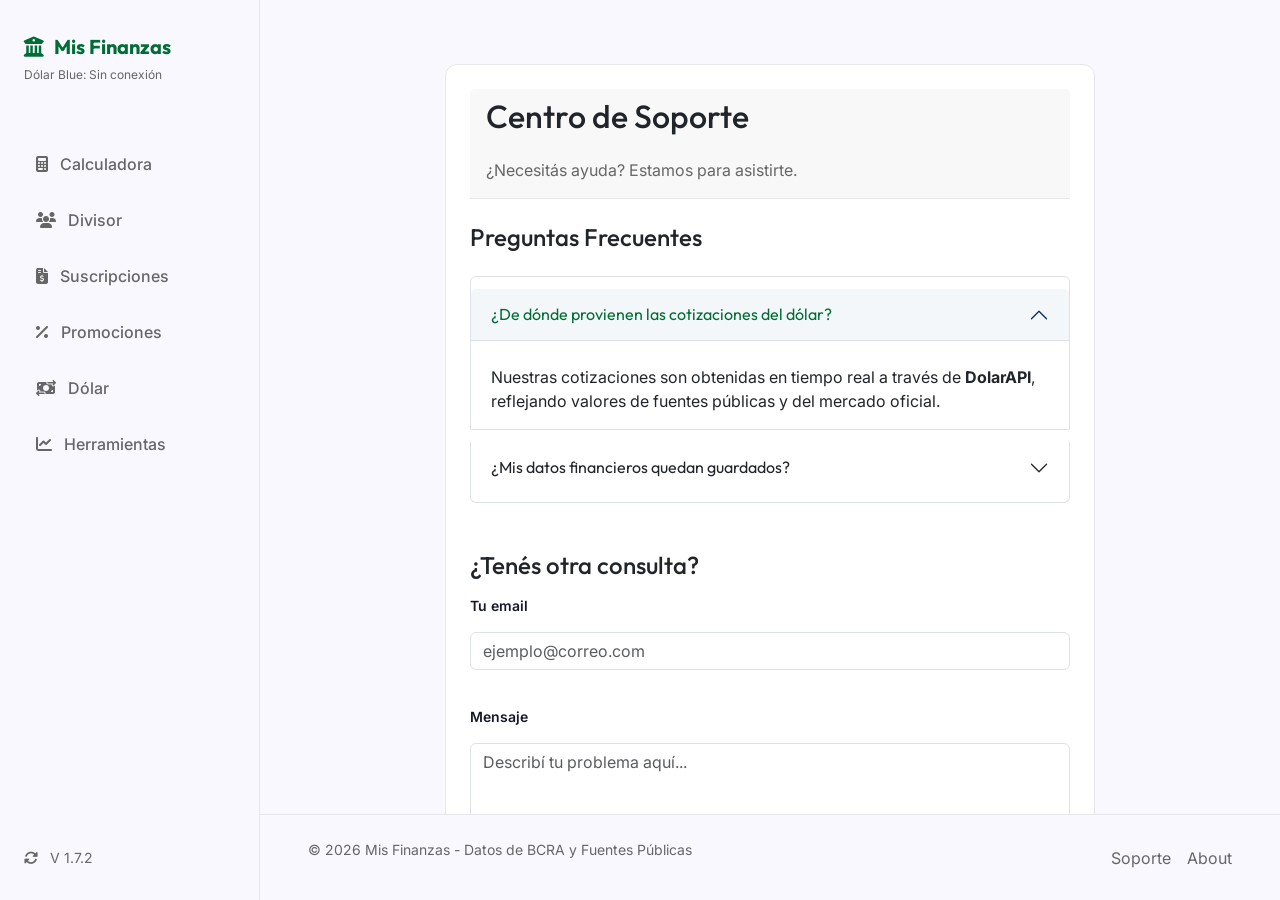
<file: secciones/soporte.html>
<!DOCTYPE html>
<html lang="es">

<head>
    <meta charset="UTF-8">
    <meta name="viewport" content="width=device-width, initial-scale=1.0">
    <title>Soporte - Mis Finanzas</title>

    <link rel="preconnect" href="https://fonts.googleapis.com">
    <link rel="preconnect" href="https://fonts.gstatic.com" crossorigin>
    <link href="https://fonts.googleapis.com/css2?family=Inter:wght@400;500;600&family=Outfit:wght@600;700&display=swap" rel="stylesheet">
    <link rel="stylesheet" href="https://cdnjs.cloudflare.com/ajax/libs/font-awesome/6.4.0/css/all.min.css">
    <link href="https://cdn.jsdelivr.net/npm/bootstrap@5.3.3/dist/css/bootstrap.min.css" rel="stylesheet">
    <link rel="stylesheet" href="../assets/css/styles.css">
</head>

<body>

    <aside class="sidebar">
        <div class="brand">
            <a href="../index.html">
                <span class="brand-title"><i class="fa-solid fa-building-columns"></i> Mis Finanzas</span>
            </a>
            <span class="dolar-widget">Dólar Blue: $1025.00</span>
        </div>

        <nav class="menu-lateral">
            <a href="../secciones/calculadora.html"><i class="fa-solid fa-calculator"></i> Calculadora</a>
            <a href="../secciones/divisor.html"><i class="fa-solid fa-users"></i> Divisor</a>
            <a href="../secciones/suscripciones.html"><i class="fa-solid fa-file-invoice-dollar"></i> Suscripciones</a>
            <a href="../secciones/promociones.html"><i class="fa-solid fa-percent"></i> Promociones</a>
            <a href="../secciones/dolar.html"><i class="fa-solid fa-money-bill-transfer"></i> Dólar</a>
            <a href="../secciones/herramientas.html"><i class="fa-solid fa-chart-line"></i> Herramientas</a>
        </nav>

        <div class="sidebar-footer">
            <a href="#"><i class="fa-solid fa-rotate"></i>V 1.7.2</a>
        </div>
    </aside>

    <main class="main-content">
        <section class="module-container">
            <div class="calculator-card card w-100 p-4">
                
                <div class="card-header mb-4">
                    <h1 class="fs-2">Centro de Soporte</h1>
                    <p>¿Necesitás ayuda? Estamos para asistirte.</p>
                </div>

                <h2 class="h4 mb-4">Preguntas Frecuentes</h2>

                <div class="accordion mb-5" id="faqAccordion">
                    <div class="accordion-item">
                        <h3 class="accordion-header">
                            <button class="accordion-button" type="button" data-bs-toggle="collapse" data-bs-target="#collapseOne">
                                ¿De dónde provienen las cotizaciones del dólar?
                            </button>
                        </h3>
                        <div id="collapseOne" class="accordion-collapse collapse show" data-bs-parent="#faqAccordion">
                            <div class="accordion-body">
                                Nuestras cotizaciones son obtenidas en tiempo real a través de <b>DolarAPI</b>, reflejando valores de fuentes públicas y del mercado oficial.
                            </div>
                        </div>
                    </div>
                    
                    <div class="accordion-item">
                        <h3 class="accordion-header">
                            <button class="accordion-button collapsed" type="button" data-bs-toggle="collapse" data-bs-target="#collapseTwo">
                                ¿Mis datos financieros quedan guardados?
                            </button>
                        </h3>
                        <div id="collapseTwo" class="accordion-collapse collapse" data-bs-parent="#faqAccordion">
                            <div class="accordion-body">
                                No, por razones de seguridad, toda la información que ingresás en los módulos se procesa localmente en tu navegador y no se almacena en servidores externos.
                            </div>
                        </div>
                    </div>
                </div>

                <h2 class="h4 mb-3">¿Tenés otra consulta?</h2>
                
                <form id="formSoporte" class="calculator-form">
                    <div class="form-group mb-3">
                        <label class="form-label">Tu email</label>
                        <input type="email" class="form-control" placeholder="ejemplo@correo.com" required>
                    </div>
                    <div class="form-group mb-3">
                        <label class="form-label">Mensaje</label>
                        <textarea class="form-control" rows="4" placeholder="Describí tu problema aquí..." required></textarea>
                    </div>
                    <button type="submit" class="btn btn-primary btn-block">Enviar consulta</button>
                </form>
                
            </div>
        </section>
    </main>

    <div class="fab-container" id="fabContainer">
        <div class="fab-menu">
            <a href="../secciones/herramientas.html" class="fab-item" title="Herramientas"><i class="fa-solid fa-chart-line"></i></a>
            <a href="../secciones/dolar.html" class="fab-item" title="Dólar"><i class="fa-solid fa-money-bill-transfer"></i></a>
            <a href="../secciones/suscripciones.html" class="fab-item" title="Suscripciones"><i class="fa-solid fa-file-invoice-dollar"></i></a>
            <a href="../secciones/promociones.html" class="fab-item" title="Promociones"><i class="fa-solid fa-percent"></i></a>
            <a href="../secciones/divisor.html" class="fab-item" title="Divisor"><i class="fa-solid fa-users"></i></a>
            <a href="../secciones/calculadora.html" class="fab-item" title="Calculadora"><i class="fa-solid fa-calculator"></i></a>
            <a href="../index.html" class="fab-item" title="Inicio"><i class="fa-solid fa-house"></i></a>
        </div>

        <button class="fab-toggle" id="fabToggle">
            <i class="fa-solid fa-bars"></i>
        </button>
    </div>

    <footer class="main-footer">
        <div class="footer-copy">
            <p>&copy; 2026 Mis Finanzas - Datos de BCRA y Fuentes Públicas</p>
        </div>
        <nav class="footer-links">
            <a href="soporte.html">Soporte</a>
            <a href="about.html">About</a>
        </nav>
    </footer>

    <script src="../assets/js/nav.js"></script>
    <script src="../assets/js/dolar.js"></script>
    <script src="https://cdn.jsdelivr.net/npm/bootstrap@5.3.3/dist/js/bootstrap.bundle.min.js"></script>
</body>

</html>
</file>
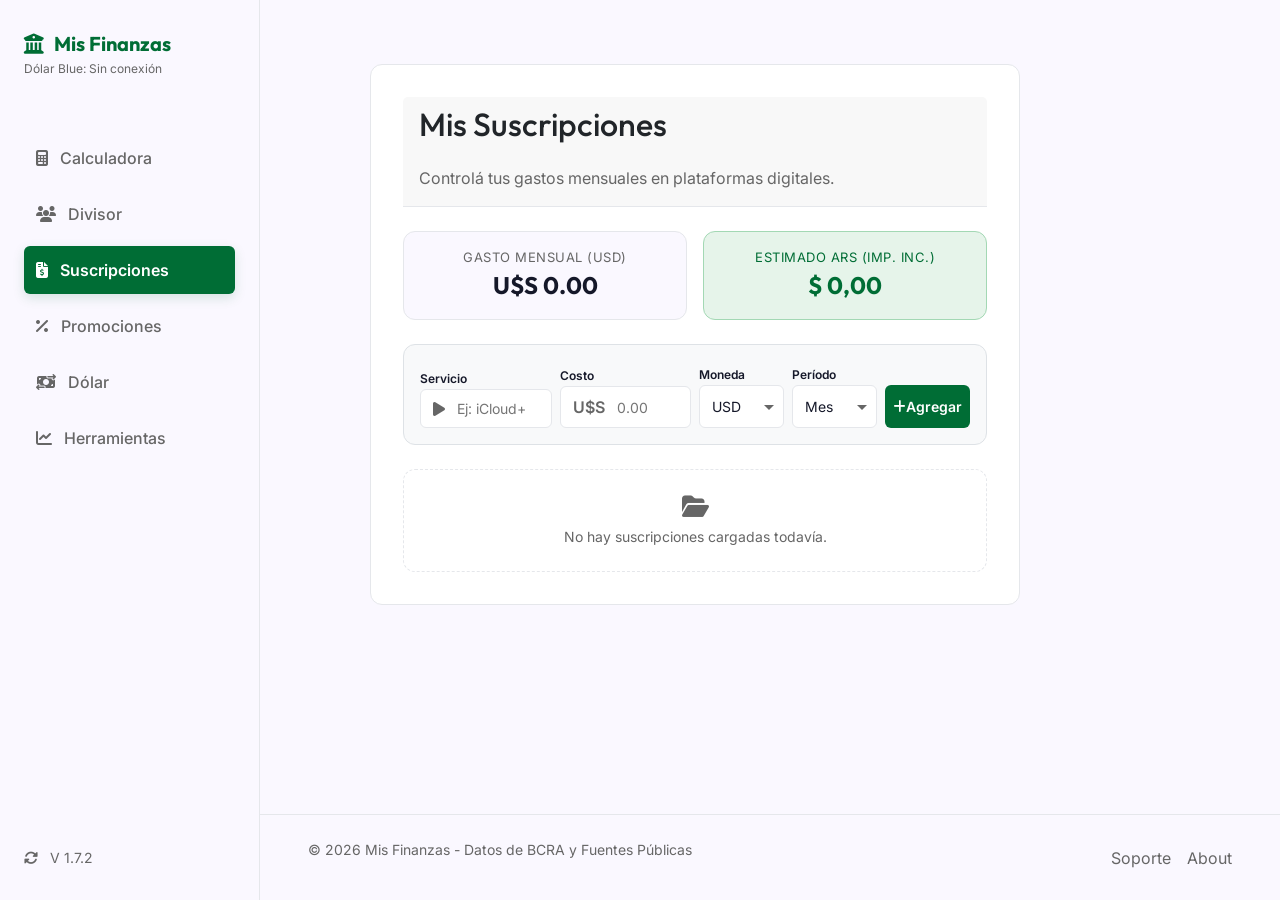
<file: secciones/suscripciones.html>
<!DOCTYPE html>
<html lang="es">
<head>
    <meta charset="UTF-8">
    <meta name="viewport" content="width=device-width, initial-scale=1.0">
    <title>Suscripciones - Mis Finanzas</title>
    
    <link rel="preconnect" href="https://fonts.googleapis.com">
    <link rel="preconnect" href="https://fonts.gstatic.com" crossorigin>
    <link href="https://fonts.googleapis.com/css2?family=Inter:wght@400;500;600&family=Outfit:wght@600;700&display=swap" rel="stylesheet">
    <link rel="stylesheet" href="https://cdnjs.cloudflare.com/ajax/libs/font-awesome/6.4.0/css/all.min.css">
    <link href="https://cdn.jsdelivr.net/npm/bootstrap@5.3.3/dist/css/bootstrap.min.css" rel="stylesheet">
   
    <link rel="stylesheet" href="../assets/css/styles.css">
</head>
<body>

   <aside class="sidebar">
        <div class="brand">
            <a href="../index.html">
                <h2><i class="fa-solid fa-building-columns"></i> Mis Finanzas</h2>
            </a>
            <span class="dolar-widget">Dólar Blue: $1025.00</span>
        </div>
        
        
        <nav class="menu-lateral">
            <a href="../secciones/calculadora.html"><i class="fa-solid fa-calculator"></i> Calculadora</a>
            <a href="../secciones/divisor.html"><i class="fa-solid fa-users"></i> Divisor</a>
            <a href="../secciones/suscripciones.html" class="active"><i class="fa-solid fa-file-invoice-dollar"></i> Suscripciones</a>
            <a href="../secciones/promociones.html"><i class="fa-solid fa-percent"></i> Promociones</a>
            <a href="../secciones/dolar.html"><i class="fa-solid fa-money-bill-transfer"></i> Dólar</a>
            <a href="../secciones/herramientas.html"><i class="fa-solid fa-chart-line"></i> Herramientas</a>
        </nav>
        
        <div class="sidebar-footer">
            <a href="#"><i class="fa-solid fa-rotate"></i>V 1.7.2</a>
        </div>
    </aside>

    <main class="main-content">
        <section class="module-container subs-container">
            
            <div class="calculator-card card w-100">
                
                <div class="card-header mb-4">
                    <h1>Mis Suscripciones</h1>
                    <p>Controlá tus gastos mensuales en plataformas digitales.</p>
                </div>

                <div class="row g-3 mb-4">
                    <div class="col-6">
                        <div class="card h-100 text-center py-3 card-summary-usd">
                            <span class="summary-label">Gasto Mensual (USD)</span>
                            <strong id="totalUsdDisplay" class="summary-total">U$S 0.00</strong>
                        </div>
                    </div>
                    <div class="col-6">
                        <div class="card h-100 text-center py-3 card-summary-ars">
                            <span class="summary-label text-growth-green">Estimado ARS (Imp. inc.)</span>
                            <strong id="totalArsDisplay" class="summary-total text-growth-green">$ 0.00</strong>
                        </div>
                    </div>
                </div>

                <div class="card w-100 mb-4 p-3 bg-light border">
                    <form id="formSuscripcion" class="row g-2 align-items-end">
                        <div class="col-12 col-md-3">
                            <label class="form-label-small">Servicio</label>
                            <div class="input-with-icon input-sm bg-white">
                                <i class="fa-solid fa-play"></i>
                                <input type="text" id="nombreSub" placeholder="Ej: iCloud+" required>
                            </div>
                        </div>
                        
                        <div class="col-12 col-md-3">
                            <label class="form-label-small">Costo</label>
                            <div class="input-with-icon input-sm bg-white">
                                <i id="montoIcon">U$S</i> 
                                <input type="number" step="0.01" id="costoSub" placeholder="0.00" required>
                            </div>
                        </div>

                        <div class="col-12 col-md-2">
                            <label class="form-label-small">Moneda</label>
                            <select id="monedaSub" class="form-control select-sm">
                                <option value="USD">USD</option>
                                <option value="ARS">ARS</option>
                            </select>
                        </div>

                        <div class="col-12 col-md-2">
                            <label class="form-label-small">Período</label>
                            <select id="periodoSub" class="form-control select-sm">
                                <option value="mensual">Mes</option>
                                <option value="anual">Anual</option>
                            </select>
                        </div>

                        <div class="col-12 col-md-2">
                            <button type="submit" class="btn btn-primary btn-sm-flex w-100">
                                <i class="fa-solid fa-plus"></i> Agregar
                            </button>
                        </div>
                    </form>
                </div>

                <div id="listaSuscripciones" class="w-100 d-flex flex-column gap-2">
                </div>

            </div>
        </section>
    </main>

    <div class="fab-container" id="fabContainer">
        <div class="fab-menu">
            <a href="../secciones/herramientas.html" class="fab-item" title="Herramientas"><i class="fa-solid fa-chart-line"></i></a>
            <a href="../secciones/dolar.html" class="fab-item" title="Dólar"><i class="fa-solid fa-money-bill-transfer"></i></a>
            <a href="../secciones/suscripciones.html" class="fab-item active" title="Suscripciones"><i class="fa-solid fa-file-invoice-dollar"></i></a>
            <a href="../secciones/promociones.html" class="fab-item" title="Promociones"><i class="fa-solid fa-percent"></i></a>
            <a href="../secciones/divisor.html" class="fab-item" title="Divisor"><i class="fa-solid fa-users"></i></a>
            <a href="../secciones/calculadora.html" class="fab-item" title="Calculadora"><i class="fa-solid fa-calculator"></i></a>
            <a href="../index.html" class="fab-item" title="Inicio"><i class="fa-solid fa-house"></i></a>
        </div>
        
        <button class="fab-toggle" id="fabToggle">
            <i class="fa-solid fa-bars"></i>
        </button>
    </div>

    <footer class="main-footer">
        <div class="footer-copy">
            <p>&copy; 2026 Mis Finanzas - Datos de BCRA y Fuentes Públicas</p>
        </div>
        <nav class="footer-links">
            <a href="soporte.html">Soporte</a>
            <a href="about.html">About</a>
        </nav>
    </footer>

<script src="../assets/js/nav.js" ></script>
<script src="../assets/js/dolar.js" ></script>
<script src="../assets/js/suscripciones.js" ></script>
</body>
</html>
</file>
<file: assets/css/styles.css>
/* =========================================
   1. Design System & Variables 
   ========================================= */
:root {
    /* Colores Principales */
    --growth-green: #006D35;
    --vibrant-mint: #00D16C;
    --insight-indigo: #4B48D4;
    --alert-red: #BA1A1A;
    
    /* Neutros y Fondos */
    --clean-white: #FAF8FF;
    --deep-charcoal: #151829;
    --surface-white: #FFFFFF;
    --border-light: #E5E7EB;
    --text-muted: #666666;

    /* Tipografías */
    --font-headline: 'Outfit', sans-serif;
    --font-body: 'Inter', sans-serif;
}

/* =========================================
   2. Reset Global 
   ========================================= */
* {
    margin: 0;
    padding: 0;
    box-sizing: border-box;
}

body {
    font-family: var(--font-body);
    background-color: var(--clean-white);
    color: var(--deep-charcoal);
    /* Mobile-first: Columna simple para el layout general */
    display: flex;
    flex-direction: column;
    min-height: 100vh;
}

/* Tipografía Base */
h1, h2, h3, .brand-title {
    font-family: var(--font-headline);
}

h1 {
    font-size: 24px;
    margin-bottom: 24px;
    text-align: center;
}

/* =========================================
   3. Componentes Globales
   ========================================= */
.btn {
    font-family: var(--font-body);
    font-weight: 600;
    border: none;
    border-radius: 6px;
    padding: 12px 24px;
    cursor: pointer;
    transition: background-color 0.2s ease;
    width: 100%;
}

.btn-primary {
    background-color: var(--growth-green);
    color: var(--surface-white);
}

.btn-primary:hover {
    background-color: #055e30;
}

/* Marquesina (Ticker) Dólares */
.ticker-wrap {
    width: 100%;
    overflow: hidden;
    background-color: var(--surface-white);
    border: 1px solid var(--border-light);
    border-radius: 8px;
    padding: 10px 0;
    margin-bottom: 32px;
    white-space: nowrap;
    box-shadow: 0 2px 8px rgba(0,0,0,0.02);
}

.ticker {
    display: inline-block;
    white-space: nowrap;
    animation: ticker-scroll 25s linear infinite;
}

.ticker:hover {
    animation-play-state: paused;
}

.ticker-item {
    display: inline-flex;
    align-items: center;
    gap: 8px;
    padding: 0 32px;
    font-size: 14px;
    font-weight: 500;
    color: var(--deep-charcoal);
}

.ticker-item i {
    font-size: 8px;
}

.dot-oficial { color: var(--vibrant-mint); }
.dot-blue { color: #FB8C00; }
.dot-mep, .dot-ccl { color: #1E88E5; }
.dot-tarjeta { color: #546E7A; }

@keyframes ticker-scroll {
    0% { transform: translate3d(0, 0, 0); }
    100% { transform: translate3d(-50%, 0, 0); }
}

/* =========================================
   8. Nav Abanico (Mobile Floating Menu)
   ========================================= */
.fab-container {
    position: fixed;
    top: 1rem;
    right: 24px;
    z-index: 1000;
    display: flex;
    flex-direction: column-reverse;
    align-items: center;
    gap: 16px;
}

.fab-toggle {
    width: 60px;
    height: 60px;
    border-radius: 50%;
    background-color: var(--growth-green);
    color: var(--surface-white);
    border: none;
    font-size: 24px;
    cursor: pointer;
    box-shadow: 0 4px 16px rgba(0, 109, 53, 0.3);
    transition: transform 0.3s ease, background-color 0.3s ease;
    display: flex;
    align-items: center;
    justify-content: center;
    outline: none;
}

/* Estado activo del botón principal (Gira y cambia a rojo) */
.fab-container.open .fab-toggle {
    transform: rotate(135deg); /* Gira el icono de hamburguesa/cruz */
    background-color: var(--alert-red);
    box-shadow: 0 4px 16px rgba(186, 26, 26, 0.3);
}

.fab-menu {
    display: flex;
    flex-direction: column;
    gap: 12px;
    opacity: 0;
    visibility: hidden;
    transform: translateY(20px);
    transition: all 0.3s cubic-bezier(0.175, 0.885, 0.32, 1.275); /* Animación con rebote sutil */
}

/* Despliegue de los íconos */
.fab-container.open .fab-menu {
    opacity: 1;
    visibility: visible;
    transform: translateY(0);
}

.fab-item {
    width: 48px;
    height: 48px;
    border-radius: 50%;
    background-color: var(--growth-green);
    color: var(--surface-white);
    display: flex;
    align-items: center;
    justify-content: center;
    text-decoration: none;
    font-size: 18px;
    box-shadow: 0 4px 10px rgba(0,0,0,0.1);
    transition: all 0.2s ease;
}

.fab-item.active {
    color: var(--surface-white);
    border: 2px solid var(--deep-charcoal);
}

.fab-item:hover {
    background-color: grey;
    transform: scale(1.1);
}

/* =========================================
   4. Layout Mobile-First
   ========================================= */
.sidebar {
    display: none; /* Oculto en móviles */
}

.main-content {
    padding: 24px 16px;
    width: 100%;
    display: flex;
    flex-direction: column;
    flex: 1;
}


.header-dashboard h2{
    font-size: 1rem;
    text-align: center;
    color: grey;
    font-style: italic;
}

/* Buscador (Estilo Pill) */
.search-bar {
    display: flex;
    align-items: center;
    background: var(--surface-white);
    border: 1px solid var(--border-light);
    border-radius: 50px;
    padding: 12px 24px;
    width: 100%;
    max-width: 500px;
    margin: 0 auto 32px auto;
}

.search-bar i {
    color: var(--text-muted);
}

.search-bar input {
    border: none;
    outline: none;
    width: 100%;
    margin-left: 12px;
    font-family: var(--font-body);
    font-size: 16px;
    background: transparent;
    color: var(--deep-charcoal);
}


.card {
    background: var(--surface-white);
    border: 1px solid var(--border-light);
    border-radius: 12px;
    padding: 16px; /* Padding reducido para aprovechar el ancho en celular */
    cursor: pointer;
    transition: transform 0.2s ease, box-shadow 0.2s ease;
}

.card:hover {
    transform: translateY(-4px);
    box-shadow: 0 8px 20px rgba(0,0,0,0.05);
}

.card h3 {
    font-size: 16px; /* Tipografía optimizada para 2 columnas en mobile */
    margin: 12px 0 6px 0;
}

.card p {
    color: var(--text-muted);
    font-size: 12px; /* Ajuste tipográfico sutil para celulares */
    line-height: 1.4;
}

/* Cajas de Iconos - Proporcionadas para Mobile */
.icon-box {
    width: 36px;
    height: 36px;
    border-radius: 8px;
    display: flex;
    align-items: center;
    justify-content: center;
    font-size: 16px;
}

.icon-box.green { background: #E6F4EA; color: var(--growth-green); }
.icon-box.red { background: #FCE8E8; color: var(--alert-red); }
.icon-box.violet { background: #E8E8FA; color: var(--insight-indigo); }
.icon-box.teal { background: #E0F2F1; color: #00897B; }
.icon-box.gray { background: #ECEFF1; color: #546E7A; }
.icon-box.orange { background: #FFF3E0; color: #FB8C00; }

/* =========================================
   5. Footer Principal (Mobile)
   ========================================= */
.main-footer {
    margin-top: auto;
    padding-top: 24px;
    margin-bottom: 24px;
    border-top: 1px solid var(--border-light);
    display: flex;
    flex-direction: column;
    gap: 16px;
    align-items: center;
    text-align: center;
    width: 100%;
}

.footer-copy p {
    color: var(--text-muted);
    font-size: 14px;
}

.footer-links {
    display: flex;
    gap: 16px;
    flex-wrap: wrap;
    justify-content: center;
}

.footer-links a {
    color: var(--text-muted);
    text-decoration: none;
    font-size: 1rem;
    transition: color 0.2s ease;
}

.footer-links a:hover {
    color: var(--growth-green);
}

/* =========================================
   7. Calculadora de Cuotas (Mobile-First)
   ========================================= */

/* Contenedor centralizado para herramientas */
.module-container {
    display: flex;
    justify-content: center;
    align-items: flex-start;
    width: 100%;
    margin-top: 0;
}

/* Base Mobile: Tarjeta ocupa todo el ancho, paddings cómodos */
.calculator-card {
    width: 100%;
    max-width: 100%; 
    padding: 24px 16px;
    position: relative;
}

.calculator-card .card-header {
    margin-bottom: 24px;
    border-bottom: 1px solid var(--border-light);
    padding-bottom: 16px;
}

.calculator-card h2 {
    font-size: 20px;
    margin-bottom: 4px;
    text-align: left;
}

.calculator-card p {
    color: var(--text-muted);
    font-size: 14px;
    margin: 0;
}

/* En mobile, el badge fluye debajo del texto para no pisarlo */
.badge-wireframe {
    display: inline-block;
    margin-top: 12px;
    background: #F4F7F9;
    color: var(--text-muted);
    padding: 6px 10px;
    border-radius: 6px;
    font-size: 11px;
    font-weight: 600;
    letter-spacing: 0.5px;
}

/* Base Mobile: Formulario a 1 columna */
.calculator-form {
    display: flex;
    flex-direction: column;
    gap: 20px;
}

.form-row {
    display: grid;
    grid-template-columns: 1fr; /* Mobile: 1 columna, los inputs se apilan */
    gap: 20px;
}

.form-group {
    display: flex;
    flex-direction: column;
    gap: 8px;
}

.form-group label {
    font-size: 14px;
    font-weight: 600;
    color: var(--deep-charcoal);
    display: flex;
    justify-content: space-between; 
}

.label-optional {
    color: var(--text-muted);
    font-weight: 400;
    font-size: 12px;
}

/* Diseño corporativo de campos de texto */
.input-with-icon {
    display: flex;
    align-items: center;
    background: var(--surface-white);
    border: 1px solid var(--border-light);
    border-radius: 6px;
    padding: 12px 16px;
    transition: border-color 0.2s ease, box-shadow 0.2s ease;
}

/* Efectos visuales de foco con el color de la marca */
.input-with-icon:focus-within, select.form-control:focus {
    border-color: var(--growth-green);
    box-shadow: 0 0 0 3px rgba(0, 109, 53, 0.1);
}

.input-with-icon i {
    color: var(--text-muted);
    margin-right: 12px;
    font-style: normal;
    font-weight: 600;
}

.input-with-icon input {
    border: none;
    outline: none;
    width: 100%;
    font-family: var(--font-body);
    font-size: 16px;
    color: var(--deep-charcoal);
    background: transparent;
}

/* Desplegable Select adaptado */
select.form-control {
    font-family: var(--font-body);
    font-size: 16px;
    color: var(--deep-charcoal);
    background: var(--surface-white);
    border: 1px solid var(--border-light);
    border-radius: 6px;
    padding: 12px 16px;
    cursor: pointer;
    outline: none;
    transition: all 0.2s ease;
    
    appearance: none;
    background-image: url('data:image/svg+xml;utf8,<svg fill="%23666666" height="24" viewBox="0 0 24 24" width="24" xmlns="http://www.w3.org/2000/svg"><path d="M7 10l5 5 5-5z"/><path d="M0 0h24v24H0z" fill="none"/></svg>');
    background-repeat: no-repeat;
    background-position-x: 96%;
    background-position-y: center;
}

.help-text {
    color: var(--text-muted);
    font-size: 12px;
    display: flex;
    align-items: center;
    gap: 6px;
    margin-top: 4px;
}

.btn-block {
    width: 100%;
    margin-top: 16px;
    padding: 16px;
    font-size: 16px;
    display: flex;
    justify-content: center;
    align-items: center;
    gap: 10px;
}

.calculator-card {
    cursor: default; /* Cambia la manito por el cursor normal */
}

.calculator-card:hover {
    transform: none; /* Evita que la tarjeta salte hacia arriba */
    box-shadow: none; /* Evita que aparezca la sombra dinámica */
}

/* =========================================
   Caja de Resultados (Calculadora)
   ========================================= */
.result-box {
    margin-top: 32px;
    padding-top: 24px;
    border-top: 1px dashed var(--border-light);
    animation: fadeIn 0.3s ease-in;
}

.result-box h3 {
    font-size: 18px;
    margin-bottom: 16px;
    color: var(--growth-green);
}

.result-grid {
    display: flex;
    flex-direction: column;
    gap: 12px;
    margin-bottom: 24px;
}

.result-item {
    display: flex;
    justify-content: space-between;
    align-items: center;
    font-size: 14px;
    color: var(--text-muted);
}

.result-item strong {
    font-size: 16px;
    color: var(--deep-charcoal);
    font-weight: 600;
}

.result-item strong.highlight-green {
    font-size: 20px;
    color: var(--growth-green);
}

/* Botón Secundario (Outlined) */
.btn-secondary {
    background: transparent;
    color: var(--deep-charcoal);
    border: 1px solid var(--border-light);
    transition: all 0.2s ease;
}

.btn-secondary:hover {
    background: var(--deep-charcoal);
    border-color: #D1D5DB;
}

.btn-secondary i {
    color: #25D366; /* Color de WhatsApp */
    font-size: 18px;
}

.module-container .card {
    cursor: default;
}

.module-container .card:hover {
    transform: none;
    box-shadow: none;
}

/* =========================================
   9. Clases Utilitarias y Refactorización
   ========================================= */

/* Enlaces del Logo (Aplica a todas las páginas) */
.brand a {
    text-decoration: none;
    color: inherit;
}

/* --- Layout Suscripciones --- */
.subs-container {
    flex-direction: column;
    max-width: 800px;
    margin: 0 auto;
}

.subs-title {
    font-family: var(--font-headline);
    font-size: 28px;
    margin-bottom: 4px;
}

.subs-desc {
    color: var(--text-muted);
    font-size: 14px;
    margin: 0;
}

/* Tarjetas de Resumen */
.card-summary-usd {
    background-color: var(--clean-white);
}

.card-summary-ars {
    background-color: #E6F4EA;
    border-color: #A3D8B4;
}

.summary-label {
    color: var(--text-muted);
    font-size: 13px;
    text-transform: uppercase;
    letter-spacing: 0.5px;
}

.summary-total {
    font-size: 24px;
    font-family: var(--font-headline);
    color: var(--deep-charcoal);
}

.text-growth-green {
    color: var(--growth-green) !important;
}

/* Formularios Compactos */
.form-label-small {
    font-size: 12px;
    font-weight: 600;
    color: var(--deep-charcoal);
}

.input-sm {
    padding: 8px 12px;
}

.input-sm input {
    font-size: 14px;
}

select.form-control.select-sm {
    padding: 8px 12px;
    font-size: 14px;
    height: 43px;
}

.btn-sm-flex {
    padding: 10px;
    font-size: 14px;
    height: 43px;
    display: flex;
    align-items: center;
    justify-content: center;
}

/* --- Divisor de Gastos --- */
.participant-row {
    margin-bottom: 12px;
    align-items: center;
}

.input-flex-1 {
    flex: 1;
}

@keyframes fadeIn {
    from { opacity: 0; transform: translateY(-10px); }
    to { opacity: 1; transform: translateY(0); }
}


/* --- Calculadora de Promociones (Limpieza) --- */
.promo-alert {
    background-color: #FFF3E0;
    border-radius: 6px;
    border: 1px solid #FFE0B2;
}

.promo-alert-text {
    color: #E65100;
    font-weight: 600;
}

.text-insight-indigo {
    color: var(--insight-indigo) !important;
}

.result-divider {
    border-top: 1px dashed var(--border-light);
    margin: 4px 0;
}

/* =========================================
   Herramientas
   ========================================= */
.tools-tabs {
    display: flex;
    gap: 8px;
    margin-bottom: 24px;
    border-bottom: 2px solid var(--border-light);
    overflow-x: auto; /* Para que en mobile se pueda scrollear si hay muchas pestañas */
    white-space: nowrap;
}

.tab-btn {
    background: transparent;
    border: none;
    padding: 12px 20px;
    font-family: var(--font-headline);
    font-size: 16px;
    color: var(--text-muted);
    cursor: pointer;
    transition: all 0.2s ease;
    border-bottom: 3px solid transparent;
    margin-bottom: -2px; /* Superpone el borde activo sobre la línea gris */
}

.tab-btn:hover {
    color: var(--growth-green);
    background: #F4F7F9;
    border-radius: 6px 6px 0 0;
}

.tab-btn.active {
    color: var(--growth-green);
    border-bottom: 3px solid var(--growth-green);
    font-weight: 700;
}

.tab-pane {
    animation: fadeIn 0.3s ease-in;
}

/* Soporte - Ajustes de Acordeón */
.accordion-button:not(.collapsed) {
    background-color: #F4F7F9;
    color: var(--growth-green);
}

.accordion-button:focus {
    box-shadow: none;
    border-color: var(--border-light);
}

/* =========================================
   6. Breakpoint Desktop (Layout Robusto Grid)
   ========================================= */
@media (min-width: 922px) {
    body {
        display: grid;
        grid-template-columns: 260px 1fr;
        grid-template-rows: 1fr auto;
        height: 100vh;
        overflow: hidden;
    }

    .fab-container {
        display: none;
    }

    /* --- Sidebar Desktop --- */
    .sidebar {
        grid-column: 1;
        grid-row: 1 / 3;
        display: flex;
        flex-direction: column;
        background: var(--clean-white);
        border-right: 1px solid var(--border-light);
        padding: 32px 24px;
        height: 100vh;
        overflow-y: auto;
    }

    .brand h2, .brand .brand-title {
    font-size: 20px;
    color: var(--growth-green);
    display: flex;
    align-items: center;
    gap: 10px;
    font-weight: 700;
    margin: 0;
}

    .dolar-widget {
        display: block;
        font-size: 12px;
        color: var(--text-muted);
        margin: 4px 0 24px 0;
    }

    .menu-lateral {
        margin-top: 32px; /* Aumentamos este valor para separar bien el menú del logo/dólar */
        display: flex;
        flex-direction: column;
        gap: 8px;
    }

    .menu-lateral a {
        text-decoration: none;
        color: var(--text-muted);
        padding: 12px;
        border-radius: 6px;
        display: flex;
        align-items: center;
        gap: 12px;
        font-weight: 500;
        transition: all 0.2s ease;
    }

    .menu-lateral a:hover {
        background: #F4F7F9;
        color: var(--deep-charcoal);
    }

    /* Estilo fuerte para la página actual (Calculadora) */
    .menu-lateral a.active {
        background: var(--growth-green);
        color: var(--surface-white); /* Pone tanto el texto como el ícono en blanco */
        font-weight: 600; /* Le da un poco más de peso para destacar */
        box-shadow: 0 4px 12px rgba(0, 109, 53, 0.15); /* Una sombra verde sutil */
    }

    .sidebar-footer {
        margin-top: auto;
        display: flex;
        flex-direction: column;
        gap: 8px;
    }
    
    .sidebar-footer a {
        text-decoration: none;
        color: var(--text-muted);
        font-size: 14px;
        display: flex;
        align-items: center;
        gap: 12px;
    }

    /* --- Main Content Desktop --- */
    .main-content {
        grid-column: 2;
        grid-row: 1;
        padding: 48px;
        overflow-y: auto;
    }

    h1 {
        font-size: 32px;
    }

    .ticker-wrap {
        margin-top: -16px;
        margin-bottom: 40px;
    }

    .search-bar {
        margin-bottom: 48px;
    }


    /* Reajuste de componentes a escala Desktop */
    .card {
        padding: 20px;
    }

    .card h1 {
        font-size: 2rem;
        text-align: start;
    }

    .card h3 {
        font-size: 18px;
        margin: 12px 0 8px 0;
    }

    .card p {
        font-size: 1rem;
    }

    .icon-box {
        width: 40px;
        height: 40px;
        font-size: 18px;
    }
    
    /* --- Footer Desktop --- */
    .main-footer {
        grid-column: 2;
        grid-row: 2;
        flex-direction: row;
        justify-content: space-between;
        align-items: center;
        text-align: left;
        padding: 24px 48px;
        margin-top: 0;
        margin-bottom: 0;
    }



/* =========================================
   7. Calculadora de Cuotas (Mobile-First)
   ========================================= */




    .module-container {
        margin-top: 16px;
    }

    /* En escritorio la tarjeta limita su ancho */
    .calculator-card {
        max-width: 650px; 
        padding: 32px;
    }

    .calculator-card h2 {
        font-size: 24px;
    }

    /* El badge sube a la esquina derecha */
    .badge-wireframe {
        position: absolute;
        top: 32px;
        right: 32px;
        margin-top: 0;
    }

    /* Precio y Cuotas se acomodan uno al lado del otro (2 columnas) */
    .form-row {
        grid-template-columns: 1fr 1fr; 
    }
}
</file>
